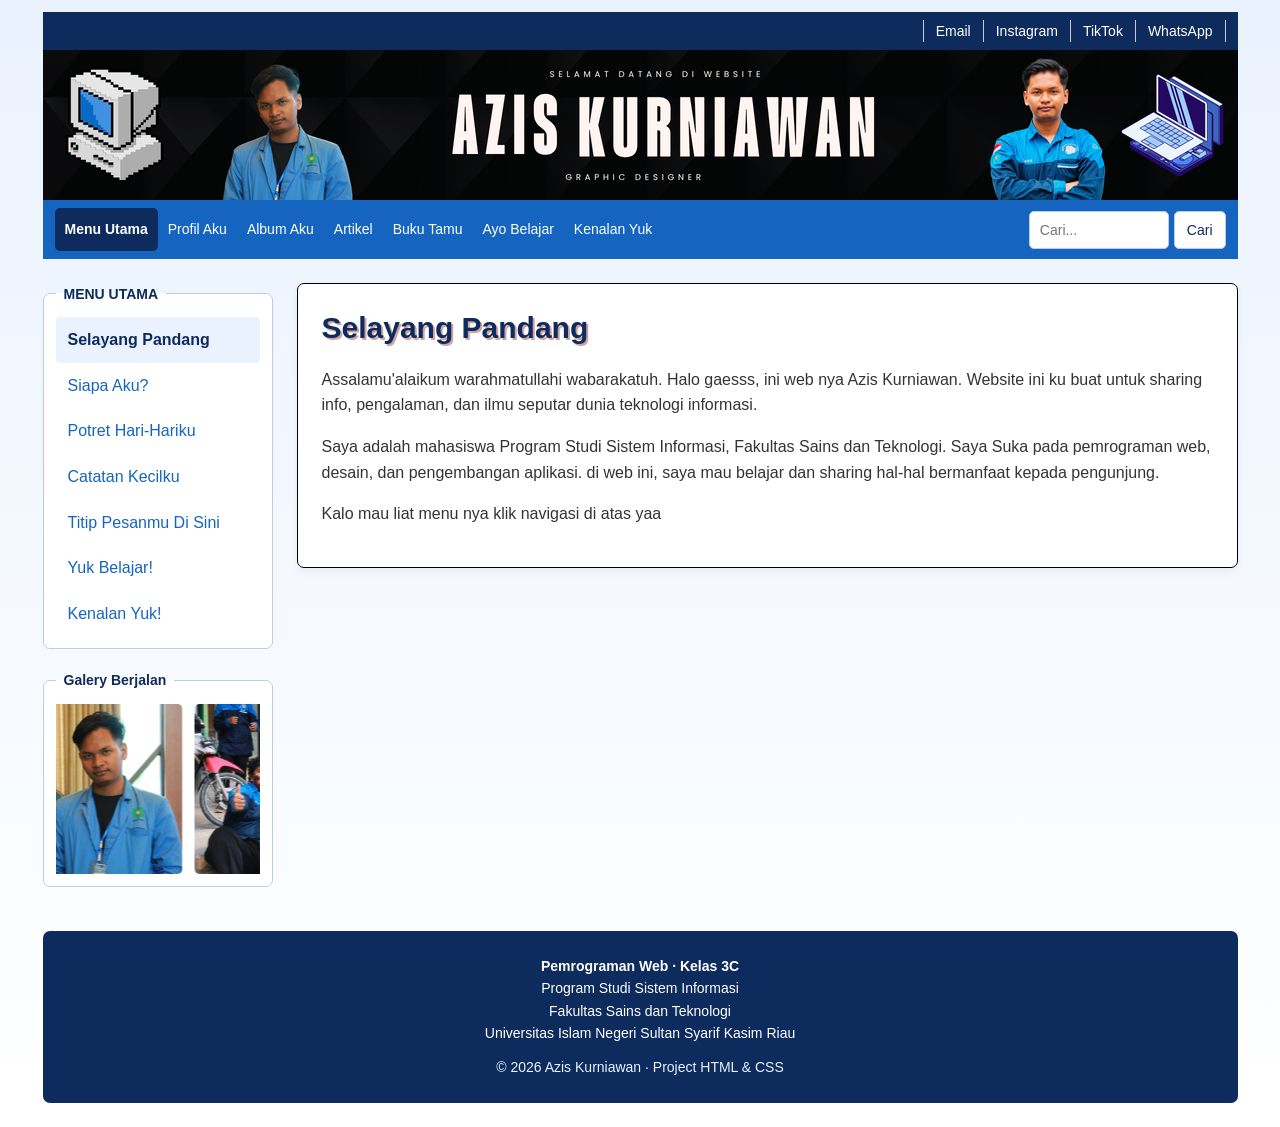
<file: index.html>
<!DOCTYPE html>
<html lang="en">
<head>
    <meta charset="UTF-8">
    <meta name="viewport" content="width=device-width, initial-scale=1.0">
    <title>Selayang Pandang - Azis Kurniawan</title>
    <link rel="stylesheet" href="style.css">
</head>
<body>
    <!-- Top Menu -->
    <div class="top-menu">
        <ul>
            <li><a href="mailto:azisyts11@gmail.com">Email</a></li>
            <li><a href="https://www.instagram.com/aziskzy_">Instagram</a></li>
            <li><a href="https://www.tiktok.com/@aziskzy">TikTok</a></li>
            <li><a href="https://wa.me/6285265282917">WhatsApp</a></li>
        </ul>
    </div>

    <!-- Header -->
    <div class="header"></div>

    <!-- Navbar -->
    <div class="nav-bar">
        <div class="nav-menu">
                <a href="index.html" class="aktif">Menu Utama</a>
                <a href="profile.html">Profil Aku</a>
                <a href="galery.html">Album Aku</a>
                <a href="article.html">Artikel</a>
                <a href="guestbook.html">Buku Tamu</a>
                <a href="tutorial.html">Ayo Belajar</a>
                <a href="aboutme.html">Kenalan Yuk</a>
        </div>
        <form action="#" class="search-box">
            <input type="search" placeholder="Cari..." name="cari">
            <button type="submit">Cari</button>
        </form>
    </div>

    <!-- Isi konten -->
    <div class="isi-konten">
        <div class="kiri">
            <!-- Menu kiri -->
            <fieldset>
                <legend>MENU UTAMA</legend>
                <a href="index.html" class="aktif">Selayang Pandang</a>
                <a href="profile.html">Siapa Aku?</a>
                <a href="galery.html">Potret Hari-Hariku</a>
                <a href="article.html">Catatan Kecilku</a>
                <a href="guestbook.html">Titip Pesanmu Di Sini</a>
                <a href="tutorial.html">Yuk Belajar!</a>
                <a href="aboutme.html">Kenalan Yuk!</a>
            </fieldset>
            <fieldset>
                <legend>Galery Berjalan</legend>
                <marquee behavior="alternate" direction="left" scrollamount="3">
                    <img src="gambar/foto1.png" alt="Foto pribadi Azis">
                    <img src="gambar/foto2.png" alt="Foto saat Fortasi">
                    <img src="gambar/foto3.png" alt="Foto saat di IC">
                    <img src="gambar/foto4.png" alt="Foto saat bekerja">
                    <img src="gambar/foto5.png" alt="Foto bersama anggota Medkom">
                    <img src="gambar/foto6.png" alt="Foto Azis">
                </marquee>
            </fieldset>
            <!-- Akhir menu kiri -->
        </div>

        <div class="kanan">
            <!-- Menu kanan -->
            <div class="boxkanan">
                <h1>
                 Selayang Pandang
                </h1>
                <p>
                 Assalamu'alaikum warahmatullahi wabarakatuh. Halo gaesss, ini web nya Azis Kurniawan. Website ini ku buat untuk sharing info, pengalaman, dan ilmu seputar dunia teknologi informasi.
                </p>
                <p>
                 Saya adalah mahasiswa Program Studi Sistem Informasi, Fakultas Sains dan Teknologi. Saya Suka pada pemrograman web, desain, dan pengembangan aplikasi. di web ini, saya mau belajar dan sharing hal-hal bermanfaat kepada pengunjung.
                </p>
                <p> Kalo mau liat menu nya klik navigasi di atas yaa</p>
            </div>
            <!-- Akhir menu kanan -->
        </div>
    </div>

    <!-- Footer -->
    <div class="footer">
        <p><b>Pemrograman Web · Kelas 3C</b></p>
        <p>Program Studi Sistem Informasi</p>
        <p>Fakultas Sains dan Teknologi</p>
        <p>Universitas Islam Negeri Sultan Syarif Kasim Riau</p>
        <p class="copyright">&copy; 2026 Azis Kurniawan · Project HTML &amp; CSS</p>
    </div>
</body>
</html>
</file>
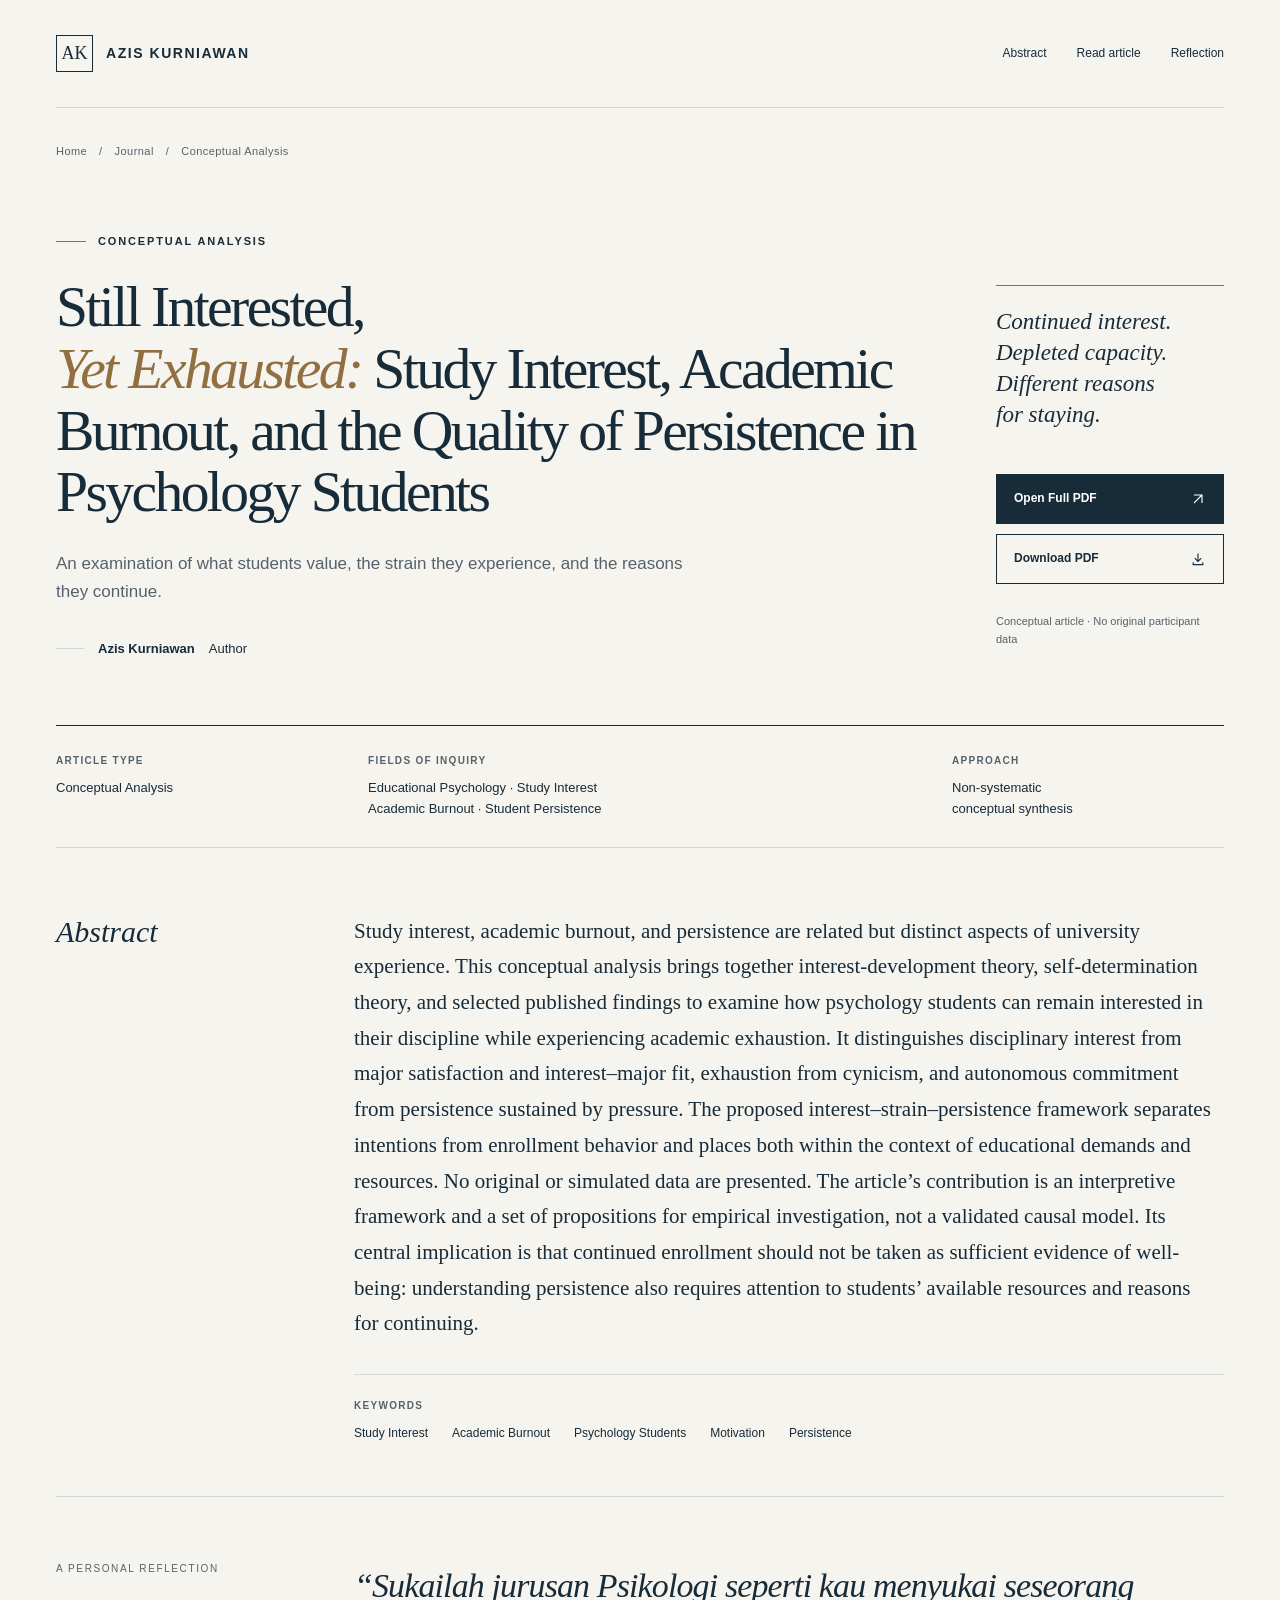
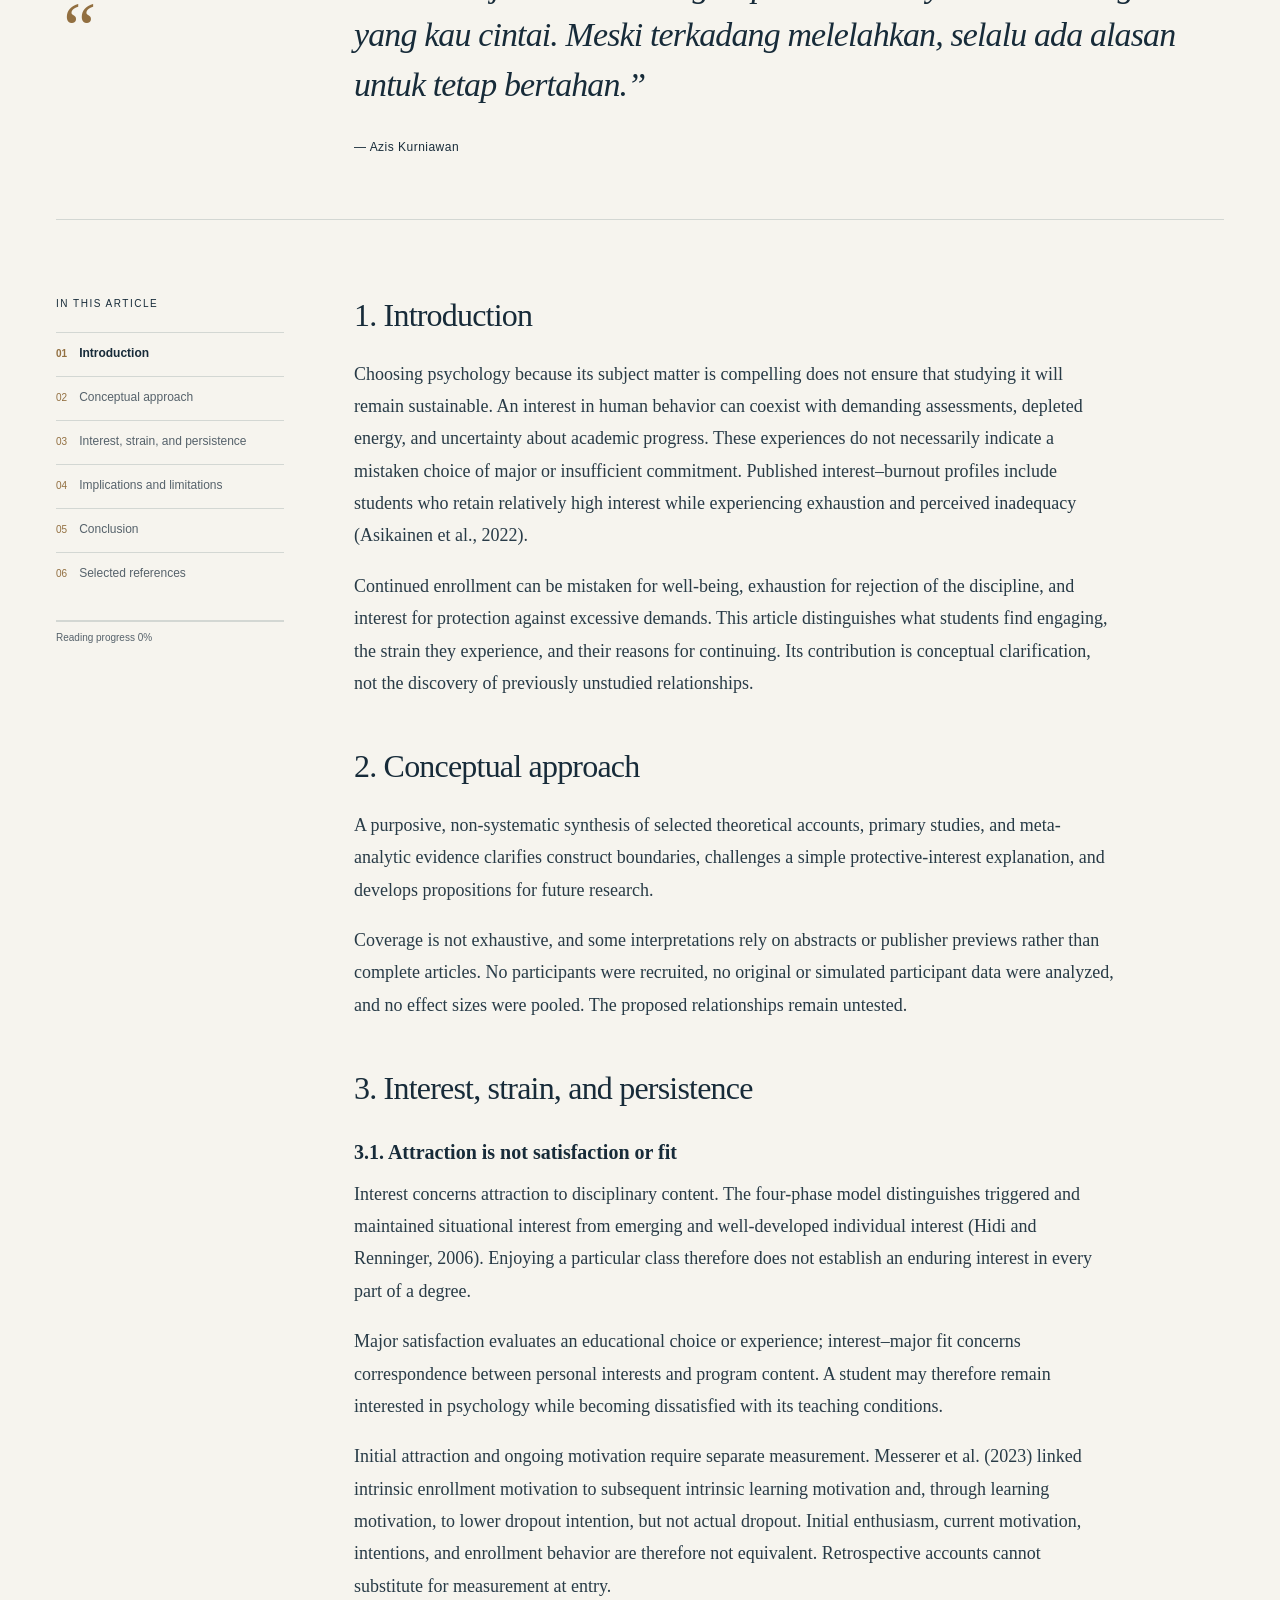
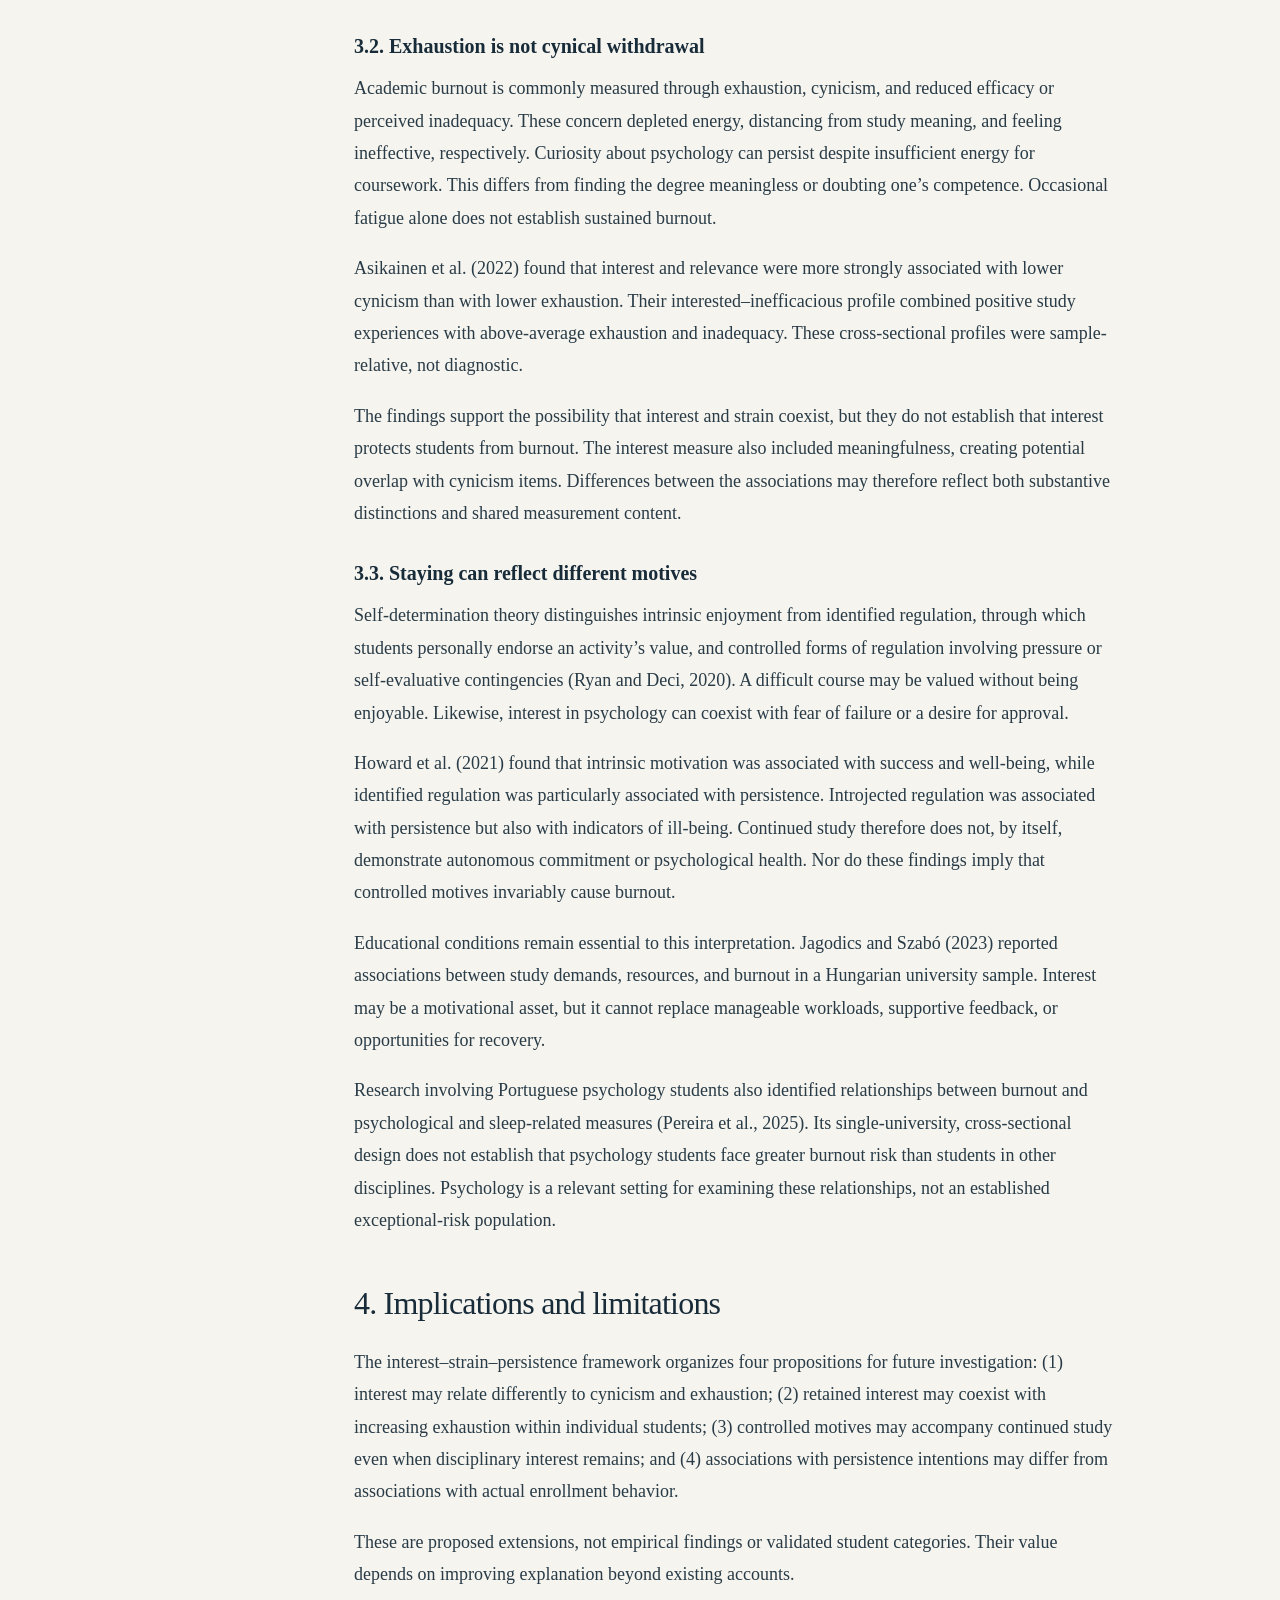
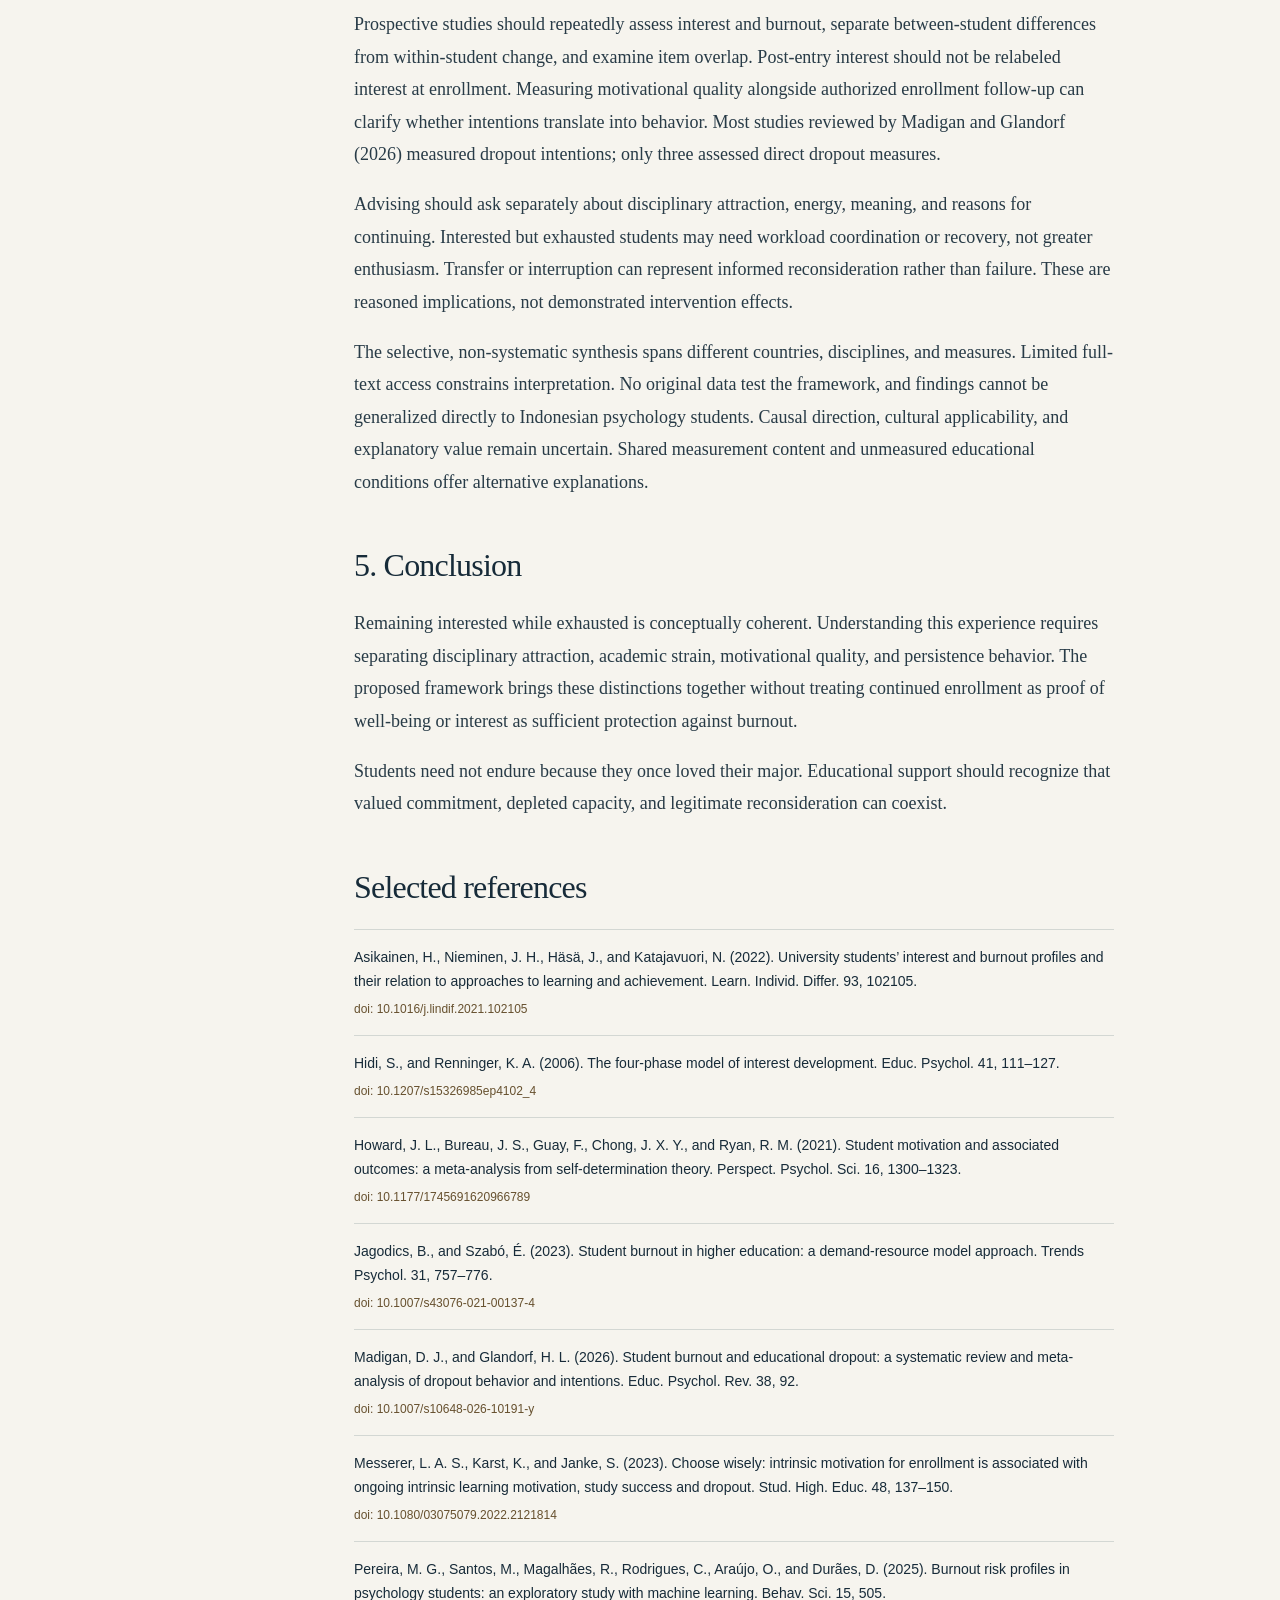
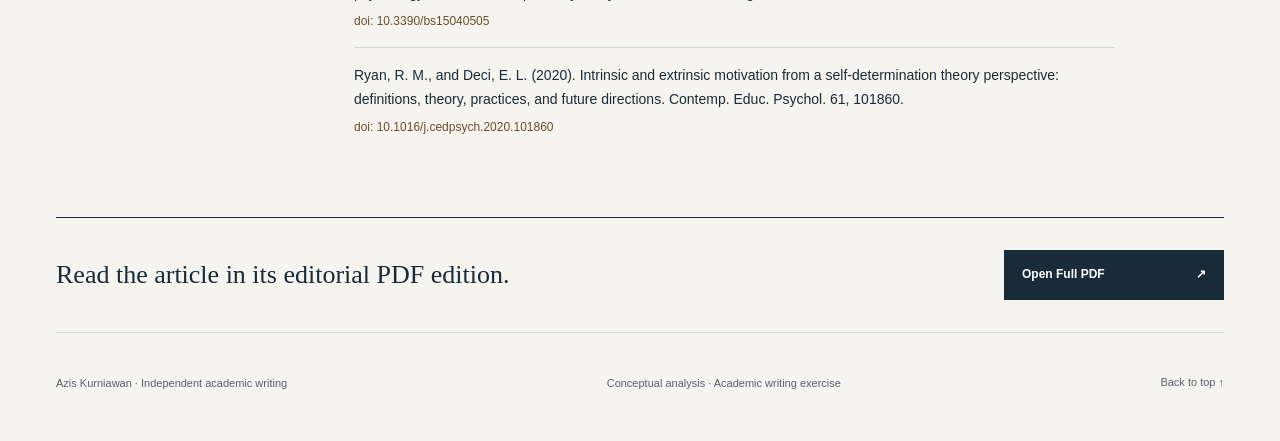
<file: jurnal/index.html>
<!DOCTYPE html>
<html lang="en"><head><meta charset="utf-8"><meta name="viewport" content="width=device-width, initial-scale=1"><meta name="description" content="A conceptual analysis by Azis Kurniawan on study interest, academic burnout, and the quality of persistence in psychology students."><title>Still Interested, Yet Exhausted — Azis Kurniawan</title>
<style>
:root{--paper:#f6f4ee;--ink:#172b39;--muted:#56626b;--line:#d3d7d3;--accent:#926f40;--serif:Georgia,'Times New Roman',serif;--sans:Arial,Helvetica,sans-serif}*{box-sizing:border-box}html{scroll-behavior:smooth;scroll-padding-top:32px}body{margin:0;background:var(--paper);color:var(--ink);font:16px/1.65 var(--sans)}a{color:inherit;text-decoration:none}a:focus-visible,button:focus-visible{outline:3px solid #926f40;outline-offset:5px}.skip{position:absolute;left:20px;top:-70px;background:white;padding:12px;z-index:10}.skip:focus{top:10px}.wrap{width:min(1320px,calc(100% - 112px));margin:auto}.masthead{display:flex;justify-content:space-between;align-items:center;min-height:108px;border-bottom:1px solid var(--line)}.brand{font-size:14px;font-weight:700;letter-spacing:.11em;display:flex;align-items:center;gap:13px}.monogram{border:1px solid var(--ink);width:37px;height:37px;display:grid;place-items:center;font:18px var(--serif);letter-spacing:0}.masthead nav{display:flex;gap:30px;font-size:12px}.masthead nav a{padding:12px 0}.masthead nav a:hover{color:var(--accent)}.breadcrumb{display:flex;gap:12px;padding:26px 0;font-size:11px;color:var(--muted);letter-spacing:.04em}.breadcrumb a{padding:8px 0}.breadcrumb span{align-self:center}.hero{display:grid;grid-template-columns:minmax(0,1fr) 228px;gap:70px;padding:38px 0 66px}.eyebrow{font-size:11px;letter-spacing:.17em;text-transform:uppercase;font-weight:700;display:flex;gap:12px;align-items:center}.eyebrow:before{content:'';height:1px;width:30px;background:var(--accent)}h1{font:400 clamp(42px,4.5vw,66px)/1.07 var(--serif);letter-spacing:-.045em;margin:26px 0 27px;max-width:990px}h1 em{font-style:italic;color:var(--accent)}.deck{max-width:660px;font-size:17px;line-height:1.65;color:var(--muted);margin:0 0 32px}.byline{font-size:13px;display:flex;gap:14px;align-items:center}.byline .dash{width:28px;height:1px;background:var(--line)}.byline strong{font-weight:600}.hero-aside{padding-top:53px;display:flex;flex-direction:column;justify-content:space-between}.aside-note{font:italic 23px/1.35 var(--serif);border-top:1px solid var(--accent);padding-top:20px;margin:0 0 36px}.buttons{display:flex;flex-direction:column;gap:10px}.button{display:flex;align-items:center;justify-content:space-between;gap:20px;min-height:50px;padding:12px 17px;font-size:12px;font-weight:600;border:1px solid var(--ink);transition:background .2s,transform .2s}.primary{background:var(--ink);color:#fff}.button:hover{transform:translateY(-2px);background:#254657;color:white}.button svg{width:16px;height:16px;fill:none;stroke:currentColor;stroke-width:1.4}.metadata{display:grid;grid-template-columns:1fr 2fr 1fr;gap:40px;padding:27px 0;border-top:1px solid var(--ink);border-bottom:1px solid var(--line);font-size:13px}.label{display:block;font-size:10px;text-transform:uppercase;letter-spacing:.13em;font-weight:700;color:var(--muted);margin-bottom:7px}.metadata p{margin:0}.abstract{display:grid;grid-template-columns:228px minmax(0,1fr);gap:70px;padding:66px 0 52px}.section-label{margin:0;font:italic 30px/1.2 var(--serif)}.abstract-text{font:21px/1.7 var(--serif);max-width:860px;margin:0}.keywords{margin-top:32px;padding-top:23px;border-top:1px solid var(--line);display:flex;flex-wrap:wrap;gap:10px 24px;font-size:12px}.keywords .label{width:100%;margin:0}.signature{position:relative;border-top:1px solid var(--line);border-bottom:1px solid var(--line);padding:64px 0 60px;margin-bottom:76px;display:grid;grid-template-columns:228px minmax(0,1fr);gap:70px}.signature-label{font-size:10px;text-transform:uppercase;letter-spacing:.16em;color:var(--muted)}.signature-label b{display:block;font:italic 74px/1 var(--serif);font-weight:400;color:var(--accent);margin-top:13px}.signature blockquote{margin:0;max-width:840px}.signature blockquote p{font:italic clamp(26px,2.65vw,37px)/1.45 var(--serif);letter-spacing:-.025em;margin:0 0 24px}.signature cite{font:12px var(--sans);font-style:normal;letter-spacing:.04em}.reading{display:grid;grid-template-columns:228px minmax(0,1fr);gap:70px;align-items:start}.toc{position:sticky;top:28px}.toc-title{font-size:10px;text-transform:uppercase;letter-spacing:.15em;margin:0 0 19px}.toc a{display:flex;gap:12px;padding:12px 0;font-size:12px;line-height:1.45;border-top:1px solid var(--line);color:var(--muted);min-height:44px}.toc a span{font-size:10px;color:var(--accent);padding-top:2px}.toc a.active{color:var(--ink);font-weight:700}.progress{margin-top:24px;height:2px;background:var(--line);overflow:hidden}.progress div{height:100%;width:0;background:var(--accent)}.progress-caption{font-size:10px;color:var(--muted);margin-top:8px}.article-body{max-width:760px}.article-section{margin-bottom:48px}.article-section h2{font:400 32px/1.2 var(--serif);letter-spacing:-.025em;margin:0 0 23px}.article-section h3{font:600 20px/1.4 var(--serif);margin:30px 0 12px}.article-section p{font:18px/1.8 var(--serif);margin:0 0 18px;color:#283b47}.references{list-style:none;padding:0;font:14px/1.7 var(--sans)}.references li{padding:16px 0;border-top:1px solid var(--line)}.references a{display:block;color:#66502e;overflow-wrap:anywhere;font-size:12px;margin-top:5px}.references a:hover{text-decoration:underline}.endbar{border-top:1px solid var(--ink);border-bottom:1px solid var(--line);padding:32px 0;display:flex;justify-content:space-between;align-items:center;margin:16px 0 0}.endbar p{font:26px var(--serif);margin:0}.endbar .button{min-width:220px}.footer{padding:30px 0 38px;display:flex;justify-content:space-between;gap:30px;font-size:11px;color:var(--muted)}.footer a{padding:10px 0}.reading-status{font-size:11px;color:var(--muted);margin-top:20px}::selection{background:#e3d7be;color:var(--ink)}
@media(min-width:1500px){.hero{gap:100px}}@media(max-width:1000px){.wrap{width:calc(100% - 64px)}.hero{gap:36px;grid-template-columns:minmax(0,1fr) 190px}h1{font-size:47px}.abstract,.signature,.reading{grid-template-columns:170px minmax(0,1fr);gap:36px}.metadata{gap:25px}.abstract-text{font-size:20px}}
@media(max-width:700px){.wrap{width:calc(100% - 40px)}.masthead{min-height:82px}.brand{font-size:10px;letter-spacing:.07em;gap:9px}.monogram{width:31px;height:31px}.masthead nav{gap:16px;font-size:11px}.masthead nav a:first-child{display:none}.breadcrumb{padding:17px 0;font-size:10px;gap:9px}.hero{display:block;padding:22px 0 38px}h1{font-size:41px;line-height:1.09;margin:22px 0}.deck{font-size:16px}.hero-aside{padding-top:28px}.aside-note{display:none}.buttons{flex-direction:row;gap:10px}.buttons .button{flex:1;padding:12px 10px;font-size:11px}.metadata{grid-template-columns:1fr;gap:18px;padding:23px 0}.abstract{display:block;padding:38px 0}.section-label{margin-bottom:23px}.abstract-text{font-size:19px;line-height:1.7}.signature{display:block;padding:34px 0 39px;margin-bottom:38px}.signature-label b{display:none}.signature-label{margin-bottom:21px}.signature blockquote p{font-size:27px}.reading{display:block}.toc{position:static;margin-bottom:37px}.toc nav{display:grid;grid-template-columns:1fr 1fr;gap:0 20px}.progress,.progress-caption{display:none}.article-section h2{font-size:29px}.article-section p{font-size:18px}.article-section{margin-bottom:38px}.endbar{align-items:flex-start;gap:25px;flex-direction:column}.endbar p{font-size:25px}.endbar .button{width:100%}.footer{display:block}.footer p{margin:8px 0}.footer a{display:inline-block}.signature blockquote{max-width:100%}}
@media(prefers-reduced-motion:reduce){html{scroll-behavior:auto}*,*:before,*:after{transition:none!important;animation:none!important}}
@media print{.toc,.buttons,.endbar,.masthead nav,.progress{display:none}.wrap{width:100%}.reading{display:block}.hero{display:block}.hero-aside{display:none}body{background:white}.article-body{max-width:none}}
</style></head><body id="top"><a class="skip" href="#abstract">Skip to article</a><div class="wrap">
<header class="masthead"><a href="#top" class="brand" aria-label="Azis Kurniawan, top of page"><span class="monogram" aria-hidden="true">AK</span>AZIS KURNIAWAN</a><nav aria-label="Main navigation"><a href="#abstract">Abstract</a><a href="#article">Read article</a><a href="#signature">Reflection</a></nav></header>
<nav class="breadcrumb" aria-label="Breadcrumb"><a href="#top">Home</a><span aria-hidden="true">/</span><a href="#article">Journal</a><span aria-hidden="true">/</span><span aria-current="page">Conceptual Analysis</span></nav>
<main><div class="hero"><div><div class="eyebrow">Conceptual Analysis</div><h1>Still Interested,<br><em>Yet Exhausted:</em> Study Interest, Academic Burnout, and the Quality of Persistence in Psychology Students</h1><p class="deck">An examination of what students value, the strain they experience, and the reasons they continue.</p><div class="byline"><span class="dash" aria-hidden="true"></span><strong>Azis Kurniawan</strong><span>Author</span></div></div><aside class="hero-aside" aria-label="Article access"><p class="aside-note">Continued interest.<br>Depleted capacity.<br>Different reasons<br>for staying.</p><div class="buttons"><a class="button primary" href="/jurnal/Kurniawan_Study_Interest_Academic_Burnout_Conceptual_Analysis.pdf" target="_blank" rel="noopener">Open Full PDF <svg viewBox="0 0 20 20" aria-hidden="true"><path d="M5 15L15 5M5 5h10v10"/></svg></a><a class="button" href="Kurniawan_Study_Interest_Academic_Burnout_Conceptual_Analysis.pdf" download>Download PDF <svg viewBox="0 0 20 20" aria-hidden="true"><path d="M10 3v10m-4-4 4 4 4-4M4 14v3h12v-3"/></svg></a></div><p class="reading-status">Conceptual article · No original participant data</p></aside></div>
<div class="metadata"><div><span class="label">Article type</span><p>Conceptual Analysis</p></div><div><span class="label">Fields of inquiry</span><p>Educational Psychology · Study Interest<br>Academic Burnout · Student Persistence</p></div><div><span class="label">Approach</span><p>Non-systematic<br>conceptual synthesis</p></div></div>
<section id="abstract" class="abstract" aria-labelledby="abstract-title"><h2 id="abstract-title" class="section-label">Abstract</h2><div><p class="abstract-text">Study interest, academic burnout, and persistence are related but distinct aspects of university experience. This conceptual analysis brings together interest-development theory, self-determination theory, and selected published findings to examine how psychology students can remain interested in their discipline while experiencing academic exhaustion. It distinguishes disciplinary interest from major satisfaction and interest–major fit, exhaustion from cynicism, and autonomous commitment from persistence sustained by pressure. The proposed interest–strain–persistence framework separates intentions from enrollment behavior and places both within the context of educational demands and resources. No original or simulated data are presented. The article’s contribution is an interpretive framework and a set of propositions for empirical investigation, not a validated causal model. Its central implication is that continued enrollment should not be taken as sufficient evidence of well-being: understanding persistence also requires attention to students’ available resources and reasons for continuing.</p><div class="keywords"><span class="label">Keywords</span><span>Study Interest</span><span>Academic Burnout</span><span>Psychology Students</span><span>Motivation</span><span>Persistence</span></div></div></section>
<section id="signature" class="signature" aria-label="Author’s personal reflection"><div class="signature-label">A personal reflection<b aria-hidden="true">“</b></div><blockquote lang="id"><p>“Sukailah jurusan Psikologi seperti kau menyukai seseorang yang kau cintai. Meski terkadang melelahkan, selalu ada alasan untuk tetap bertahan.”</p><cite>— Azis Kurniawan</cite></blockquote></section>
<div id="article" class="reading"><aside class="toc"><p class="toc-title">In this article</p><nav aria-label="Article contents"><a href="#section-1"><span>01</span>Introduction</a><a href="#section-2"><span>02</span>Conceptual approach</a><a href="#section-3"><span>03</span>Interest, strain, and persistence</a><a href="#section-4"><span>04</span>Implications and limitations</a><a href="#section-5"><span>05</span>Conclusion</a><a href="#section-6"><span>06</span>Selected references</a></nav><div class="progress" aria-hidden="true"><div id="progress-bar"></div></div><p class="progress-caption">Reading progress <span id="progress-label">0%</span></p></aside><article class="article-body" aria-label="Full conceptual article"><section class="article-section" id="section-1"><h2>1. Introduction</h2><p>Choosing psychology because its subject matter is compelling does not ensure that studying it will remain sustainable. An interest in human behavior can coexist with demanding assessments, depleted energy, and uncertainty about academic progress. These experiences do not necessarily indicate a mistaken choice of major or insufficient commitment. Published interest–burnout profiles include students who retain relatively high interest while experiencing exhaustion and perceived inadequacy (Asikainen et al., 2022).</p><p>Continued enrollment can be mistaken for well-being, exhaustion for rejection of the discipline, and interest for protection against excessive demands. This article distinguishes what students find engaging, the strain they experience, and their reasons for continuing. Its contribution is conceptual clarification, not the discovery of previously unstudied relationships.</p></section><section class="article-section" id="section-2"><h2>2. Conceptual approach</h2><p>A purposive, non-systematic synthesis of selected theoretical accounts, primary studies, and meta-analytic evidence clarifies construct boundaries, challenges a simple protective-interest explanation, and develops propositions for future research.</p><p>Coverage is not exhaustive, and some interpretations rely on abstracts or publisher previews rather than complete articles. No participants were recruited, no original or simulated participant data were analyzed, and no effect sizes were pooled. The proposed relationships remain untested.</p></section><section class="article-section" id="section-3"><h2>3. Interest, strain, and persistence</h2><h3>3.1. Attraction is not satisfaction or fit</h3><p>Interest concerns attraction to disciplinary content. The four-phase model distinguishes triggered and maintained situational interest from emerging and well-developed individual interest (Hidi and Renninger, 2006). Enjoying a particular class therefore does not establish an enduring interest in every part of a degree.</p><p>Major satisfaction evaluates an educational choice or experience; interest–major fit concerns correspondence between personal interests and program content. A student may therefore remain interested in psychology while becoming dissatisfied with its teaching conditions.</p><p>Initial attraction and ongoing motivation require separate measurement. Messerer et al. (2023) linked intrinsic enrollment motivation to subsequent intrinsic learning motivation and, through learning motivation, to lower dropout intention, but not actual dropout. Initial enthusiasm, current motivation, intentions, and enrollment behavior are therefore not equivalent. Retrospective accounts cannot substitute for measurement at entry.</p><h3>3.2. Exhaustion is not cynical withdrawal</h3><p>Academic burnout is commonly measured through exhaustion, cynicism, and reduced efficacy or perceived inadequacy. These concern depleted energy, distancing from study meaning, and feeling ineffective, respectively. Curiosity about psychology can persist despite insufficient energy for coursework. This differs from finding the degree meaningless or doubting one’s competence. Occasional fatigue alone does not establish sustained burnout.</p><p>Asikainen et al. (2022) found that interest and relevance were more strongly associated with lower cynicism than with lower exhaustion. Their interested–inefficacious profile combined positive study experiences with above-average exhaustion and inadequacy. These cross-sectional profiles were sample-relative, not diagnostic.</p><p>The findings support the possibility that interest and strain coexist, but they do not establish that interest protects students from burnout. The interest measure also included meaningfulness, creating potential overlap with cynicism items. Differences between the associations may therefore reflect both substantive distinctions and shared measurement content.</p><h3>3.3. Staying can reflect different motives</h3><p>Self-determination theory distinguishes intrinsic enjoyment from identified regulation, through which students personally endorse an activity’s value, and controlled forms of regulation involving pressure or self-evaluative contingencies (Ryan and Deci, 2020). A difficult course may be valued without being enjoyable. Likewise, interest in psychology can coexist with fear of failure or a desire for approval.</p><p>Howard et al. (2021) found that intrinsic motivation was associated with success and well-being, while identified regulation was particularly associated with persistence. Introjected regulation was associated with persistence but also with indicators of ill-being. Continued study therefore does not, by itself, demonstrate autonomous commitment or psychological health. Nor do these findings imply that controlled motives invariably cause burnout.</p><p>Educational conditions remain essential to this interpretation. Jagodics and Szabó (2023) reported associations between study demands, resources, and burnout in a Hungarian university sample. Interest may be a motivational asset, but it cannot replace manageable workloads, supportive feedback, or opportunities for recovery.</p><p>Research involving Portuguese psychology students also identified relationships between burnout and psychological and sleep-related measures (Pereira et al., 2025). Its single-university, cross-sectional design does not establish that psychology students face greater burnout risk than students in other disciplines. Psychology is a relevant setting for examining these relationships, not an established exceptional-risk population.</p></section><section class="article-section" id="section-4"><h2>4. Implications and limitations</h2><p>The interest–strain–persistence framework organizes four propositions for future investigation: (1) interest may relate differently to cynicism and exhaustion; (2) retained interest may coexist with increasing exhaustion within individual students; (3) controlled motives may accompany continued study even when disciplinary interest remains; and (4) associations with persistence intentions may differ from associations with actual enrollment behavior.</p><p>These are proposed extensions, not empirical findings or validated student categories. Their value depends on improving explanation beyond existing accounts.</p><p>Prospective studies should repeatedly assess interest and burnout, separate between-student differences from within-student change, and examine item overlap. Post-entry interest should not be relabeled interest at enrollment. Measuring motivational quality alongside authorized enrollment follow-up can clarify whether intentions translate into behavior. Most studies reviewed by Madigan and Glandorf (2026) measured dropout intentions; only three assessed direct dropout measures.</p><p>Advising should ask separately about disciplinary attraction, energy, meaning, and reasons for continuing. Interested but exhausted students may need workload coordination or recovery, not greater enthusiasm. Transfer or interruption can represent informed reconsideration rather than failure. These are reasoned implications, not demonstrated intervention effects.</p><p>The selective, non-systematic synthesis spans different countries, disciplines, and measures. Limited full-text access constrains interpretation. No original data test the framework, and findings cannot be generalized directly to Indonesian psychology students. Causal direction, cultural applicability, and explanatory value remain uncertain. Shared measurement content and unmeasured educational conditions offer alternative explanations.</p></section><section class="article-section" id="section-5"><h2>5. Conclusion</h2><p>Remaining interested while exhausted is conceptually coherent. Understanding this experience requires separating disciplinary attraction, academic strain, motivational quality, and persistence behavior. The proposed framework brings these distinctions together without treating continued enrollment as proof of well-being or interest as sufficient protection against burnout.</p><p>Students need not endure because they once loved their major. Educational support should recognize that valued commitment, depleted capacity, and legitimate reconsideration can coexist.</p></section><section class="article-section" id="section-6"><h2>Selected references</h2><ol class="references"><li>Asikainen, H., Nieminen, J. H., Häsä, J., and Katajavuori, N. (2022). University students’ interest and burnout profiles and their relation to approaches to learning and achievement. Learn. Individ. Differ. 93, 102105. <a href="https://doi.org/10.1016/j.lindif.2021.102105" target="_blank" rel="noopener">doi: 10.1016/j.lindif.2021.102105</a></li><li>Hidi, S., and Renninger, K. A. (2006). The four-phase model of interest development. Educ. Psychol. 41, 111–127. <a href="https://doi.org/10.1207/s15326985ep4102_4" target="_blank" rel="noopener">doi: 10.1207/s15326985ep4102_4</a></li><li>Howard, J. L., Bureau, J. S., Guay, F., Chong, J. X. Y., and Ryan, R. M. (2021). Student motivation and associated outcomes: a meta-analysis from self-determination theory. Perspect. Psychol. Sci. 16, 1300–1323. <a href="https://doi.org/10.1177/1745691620966789" target="_blank" rel="noopener">doi: 10.1177/1745691620966789</a></li><li>Jagodics, B., and Szabó, É. (2023). Student burnout in higher education: a demand-resource model approach. Trends Psychol. 31, 757–776. <a href="https://doi.org/10.1007/s43076-021-00137-4" target="_blank" rel="noopener">doi: 10.1007/s43076-021-00137-4</a></li><li>Madigan, D. J., and Glandorf, H. L. (2026). Student burnout and educational dropout: a systematic review and meta-analysis of dropout behavior and intentions. Educ. Psychol. Rev. 38, 92. <a href="https://doi.org/10.1007/s10648-026-10191-y" target="_blank" rel="noopener">doi: 10.1007/s10648-026-10191-y</a></li><li>Messerer, L. A. S., Karst, K., and Janke, S. (2023). Choose wisely: intrinsic motivation for enrollment is associated with ongoing intrinsic learning motivation, study success and dropout. Stud. High. Educ. 48, 137–150. <a href="https://doi.org/10.1080/03075079.2022.2121814" target="_blank" rel="noopener">doi: 10.1080/03075079.2022.2121814</a></li><li>Pereira, M. G., Santos, M., Magalhães, R., Rodrigues, C., Araújo, O., and Durães, D. (2025). Burnout risk profiles in psychology students: an exploratory study with machine learning. Behav. Sci. 15, 505. <a href="https://doi.org/10.3390/bs15040505" target="_blank" rel="noopener">doi: 10.3390/bs15040505</a></li><li>Ryan, R. M., and Deci, E. L. (2020). Intrinsic and extrinsic motivation from a self-determination theory perspective: definitions, theory, practices, and future directions. Contemp. Educ. Psychol. 61, 101860. <a href="https://doi.org/10.1016/j.cedpsych.2020.101860" target="_blank" rel="noopener">doi: 10.1016/j.cedpsych.2020.101860</a></li></ol></section></article></div>
<div class="endbar"><p>Read the article in its editorial PDF edition.</p><a class="button primary" href="Kurniawan_Study_Interest_Academic_Burnout_Conceptual_Analysis.pdf" target="_blank" rel="noopener">Open Full PDF <span aria-hidden="true">↗</span></a></div></main>
<footer class="footer"><p>Azis Kurniawan · Independent academic writing</p><p>Conceptual analysis · Academic writing exercise</p><a href="#top">Back to top ↑</a></footer></div>
<script>
(()=>{const article=document.querySelector('.article-body'),bar=document.getElementById('progress-bar'),label=document.getElementById('progress-label'),links=[...document.querySelectorAll('.toc a')],sections=[...article.querySelectorAll('section')];let ticking=false;function update(){const start=article.offsetTop,end=start+article.offsetHeight-innerHeight;const pct=Math.max(0,Math.min(100,Math.round((scrollY-start)/Math.max(1,end-start)*100)));bar.style.width=pct+'%';label.textContent=pct+'%';let current=sections[0];for(const section of sections){if(section.getBoundingClientRect().top<=innerHeight*.3)current=section;}links.forEach(link=>{const active=link.hash==='#'+current.id;link.classList.toggle('active',active);if(active)link.setAttribute('aria-current','location');else link.removeAttribute('aria-current');});ticking=false;}addEventListener('scroll',()=>{if(!ticking){requestAnimationFrame(update);ticking=true;}},{passive:true});addEventListener('resize',update);update();})();
</script></body></html>
</file>
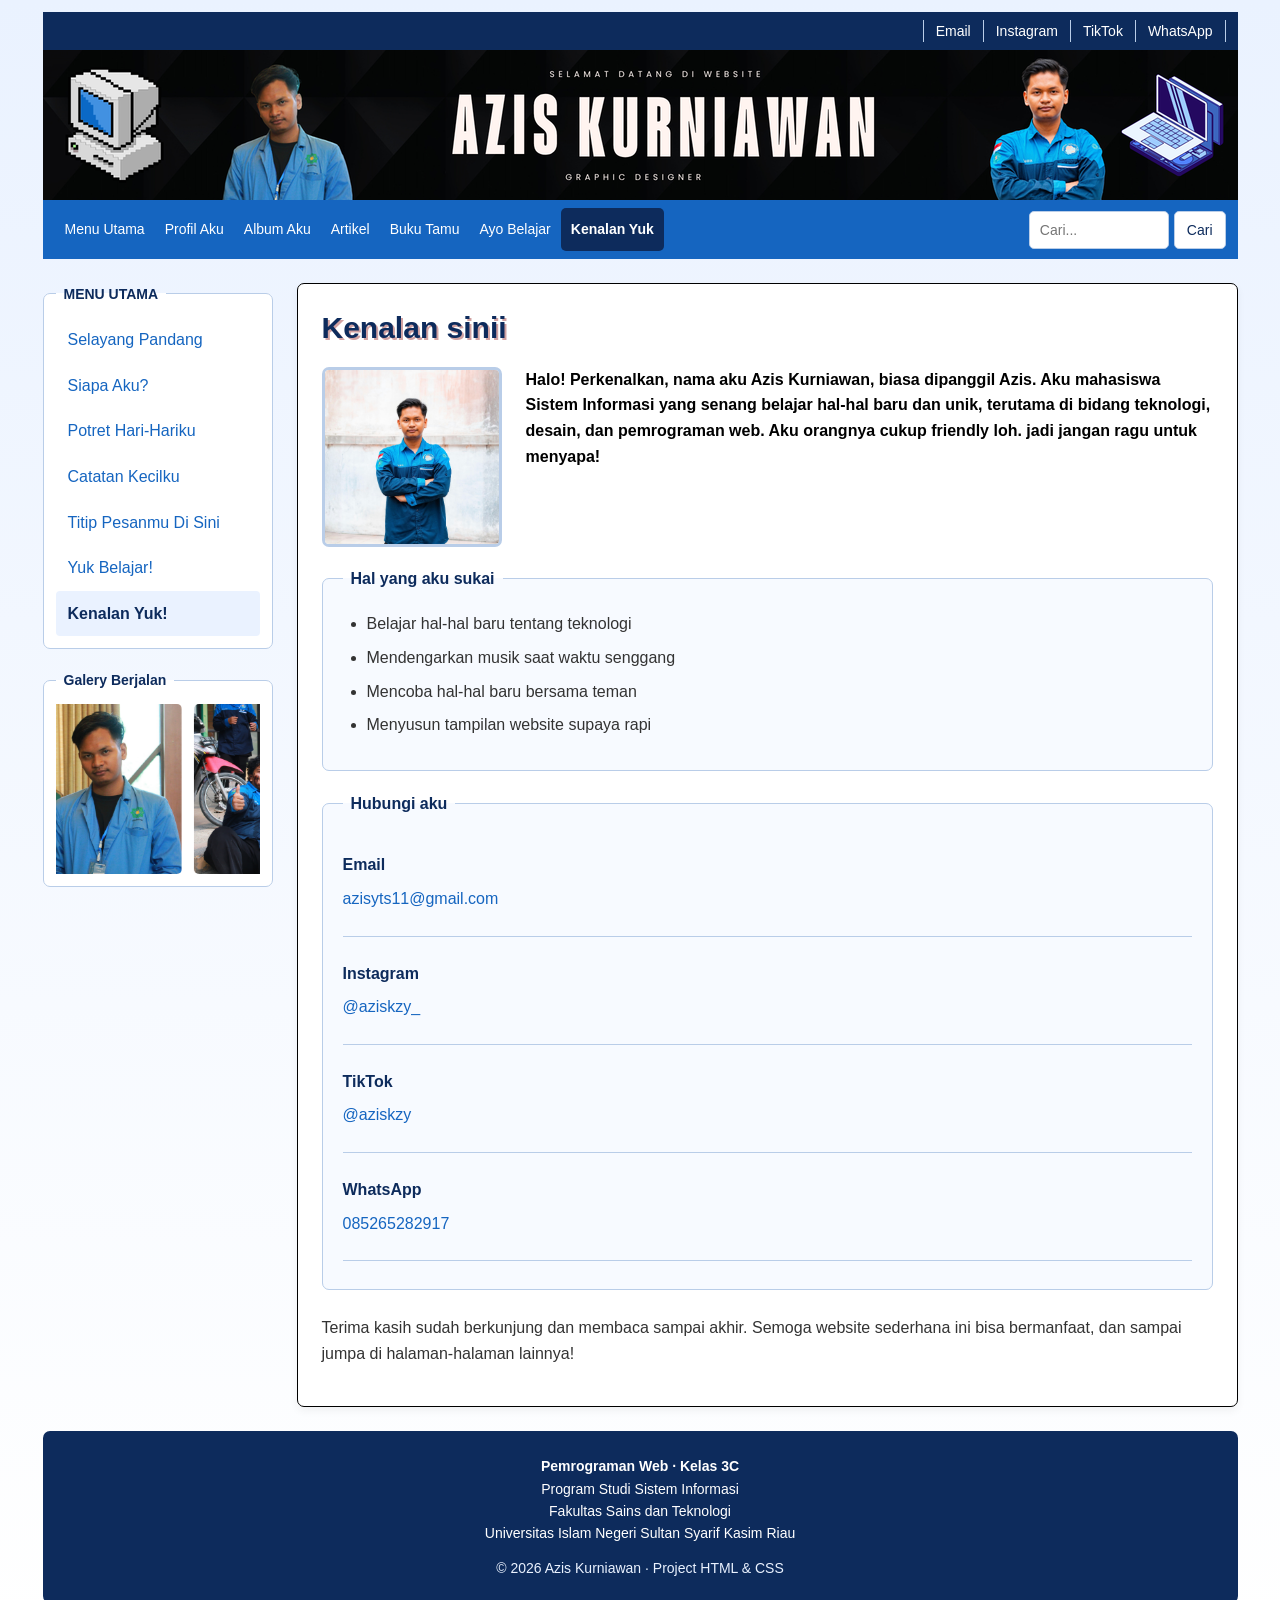
<file: aboutme.html>
<!DOCTYPE html>
<html lang="en">
<head>
    <meta charset="UTF-8">
    <meta name="viewport" content="width=device-width, initial-scale=1.0">
    <title>Kenalan Yuk - Azis Kurniawan</title>
    <link rel="stylesheet" href="style.css">
</head>
<body>
    <!-- Top Menu -->
    <div class="top-menu">
        <ul>
            <li><a href="mailto:azisyts11@gmail.com">Email</a></li>
            <li><a href="https://www.instagram.com/aziskzy_">Instagram</a></li>
            <li><a href="https://www.tiktok.com/@aziskzy">TikTok</a></li>
            <li><a href="https://wa.me/6285265282917">WhatsApp</a></li>
        </ul>
    </div>

    <!-- Header -->
    <div class="header"></div>

    <!-- Navbar -->
    <div class="nav-bar">
        <div class="nav-menu">
                <a href="index.html">Menu Utama</a>
                <a href="profile.html">Profil Aku</a>
                <a href="galery.html">Album Aku</a>
                <a href="article.html">Artikel</a>
                <a href="guestbook.html">Buku Tamu</a>
                <a href="tutorial.html">Ayo Belajar</a>
                <a href="aboutme.html" class="aktif">Kenalan Yuk</a>
        </div>
        <form action="#" class="search-box">
            <input type="search" placeholder="Cari..." name="cari">
            <button type="submit">Cari</button>
        </form>
    </div>

    <!-- Isi konten -->
    <div class="isi-konten">
        <div class="kiri">
            <!-- Menu kiri -->
            <fieldset>
                <legend>MENU UTAMA</legend>
                <a href="index.html">Selayang Pandang</a>
                <a href="profile.html">Siapa Aku?</a>
                <a href="galery.html">Potret Hari-Hariku</a>
                <a href="article.html">Catatan Kecilku</a>
                <a href="guestbook.html">Titip Pesanmu Di Sini</a>
                <a href="tutorial.html">Yuk Belajar!</a>
                <a href="aboutme.html" class="aktif">Kenalan Yuk!</a>
            </fieldset>
            <fieldset>
                <legend>Galery Berjalan</legend>
                <marquee behavior="alternate" direction="left" scrollamount="3">
                    <img src="gambar/foto1.png" alt="Foto pribadi Azis">
                    <img src="gambar/foto2.png" alt="Foto saat Fortasi">
                    <img src="gambar/foto3.png" alt="Foto saat di IC">
                    <img src="gambar/foto4.png" alt="Foto saat bekerja">
                    <img src="gambar/foto5.png" alt="Foto bersama anggota Medkom">
                    <img src="gambar/foto6.png" alt="Foto Azis">
                </marquee>
            </fieldset>
            <!-- Akhir menu kiri -->
        </div>

        <div class="kanan">
            <!-- Menu kanan -->
            <div class="boxkanan">
                <h1>
                 Kenalan sinii
                </h1>
                <div class="perkenalan">
                 <img alt="Foto Azis Kurniawan" class="foto-profil" src="gambar/foto6.png"/>
                 <div class="teks-perkenalan">
                  <p>
                   Halo! Perkenalkan, nama aku Azis Kurniawan, biasa dipanggil Azis. Aku mahasiswa Sistem Informasi yang senang belajar hal-hal baru dan unik, terutama di bidang teknologi, desain, dan pemrograman web. Aku orangnya cukup friendly loh. jadi jangan ragu untuk menyapa!
                  </p>
                 </div>
                </div>
                <fieldset>
                 <legend>
                  Hal yang aku sukai
                 </legend>
                 <ul>
                  <li>
                   Belajar hal-hal baru tentang teknologi
                  </li>
                  <li>
                   Mendengarkan musik saat waktu senggang
                  </li>
                  <li>
                   Mencoba hal-hal baru bersama teman
                  </li>
                  <li>
                   Menyusun tampilan website supaya rapi
                  </li>
                 </ul>
                </fieldset>
                <fieldset>
                 <legend>
                  Hubungi aku
                 </legend>
                 <ul class="kontak">
                  <li>
                   <b>
                    Email
                   </b>
                   <a href="mailto:azisyts11@gmail.com">
                    azisyts11@gmail.com
                   </a>
                  </li>
                  <li>
                   <b>
                    Instagram
                   </b>
                   <a href="https://www.instagram.com/aziskzy_">
                    @aziskzy_
                   </a>
                  </li>
                  <li>
                   <b>
                    TikTok
                   </b>
                   <a href="https://www.tiktok.com/@aziskzy">
                    @aziskzy
                   </a>
                  </li>
                  <li>
                   <b>
                    WhatsApp
                   </b>
                   <a href="https://wa.me/6285265282917">
                    085265282917
                   </a>
                  </li>
                 </ul>
                </fieldset>
                <p>
                 Terima kasih sudah berkunjung dan membaca sampai akhir. Semoga website sederhana ini bisa bermanfaat, dan sampai jumpa di halaman-halaman lainnya!
                </p>
            </div>
            <!-- Akhir menu kanan -->
        </div>
    </div>

    <!-- Footer -->
    <div class="footer">
        <p><b>Pemrograman Web · Kelas 3C</b></p>
        <p>Program Studi Sistem Informasi</p>
        <p>Fakultas Sains dan Teknologi</p>
        <p>Universitas Islam Negeri Sultan Syarif Kasim Riau</p>
        <p class="copyright">&copy; 2026 Azis Kurniawan · Project HTML &amp; CSS</p>
    </div>
</body>
</html>
</file>
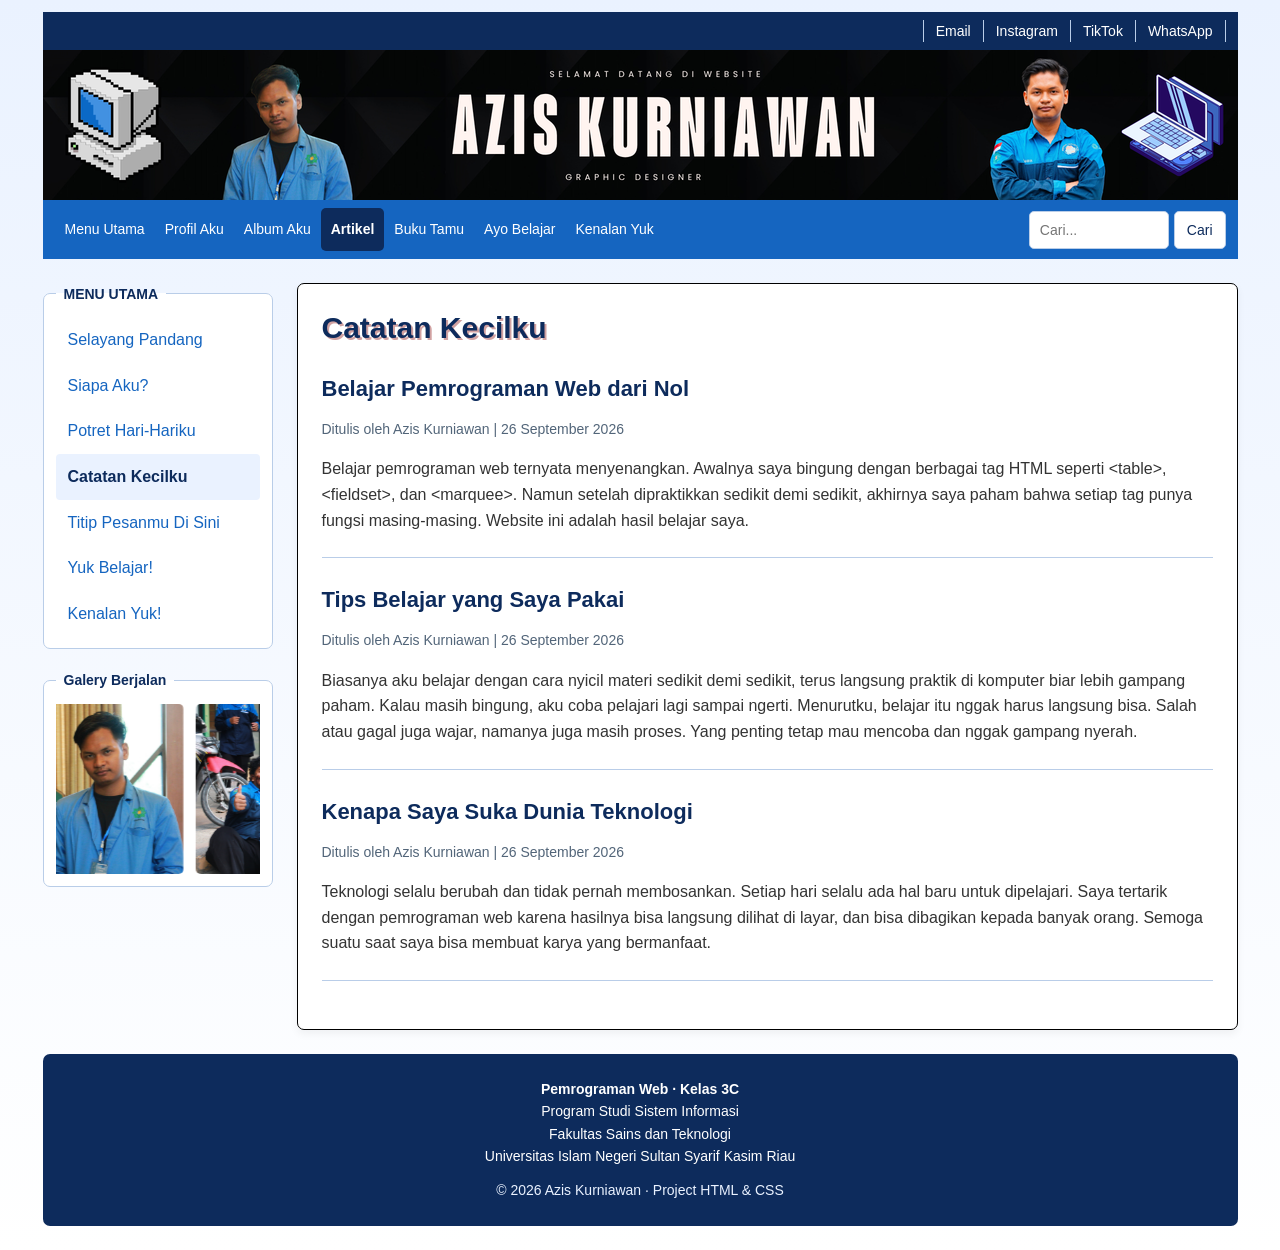
<file: article.html>
<!DOCTYPE html>
<html lang="en">
<head>
    <meta charset="UTF-8">
    <meta name="viewport" content="width=device-width, initial-scale=1.0">
    <title>Catatan Kecilku - Azis Kurniawan</title>
    <link rel="stylesheet" href="style.css">
</head>
<body>
    <!-- Top Menu -->
    <div class="top-menu">
        <ul>
            <li><a href="mailto:azisyts11@gmail.com">Email</a></li>
            <li><a href="https://www.instagram.com/aziskzy_">Instagram</a></li>
            <li><a href="https://www.tiktok.com/@aziskzy">TikTok</a></li>
            <li><a href="https://wa.me/6285265282917">WhatsApp</a></li>
        </ul>
    </div>

    <!-- Header -->
    <div class="header"></div>

    <!-- Navbar -->
    <div class="nav-bar">
        <div class="nav-menu">
                <a href="index.html">Menu Utama</a>
                <a href="profile.html">Profil Aku</a>
                <a href="galery.html">Album Aku</a>
                <a href="article.html" class="aktif">Artikel</a>
                <a href="guestbook.html">Buku Tamu</a>
                <a href="tutorial.html">Ayo Belajar</a>
                <a href="aboutme.html">Kenalan Yuk</a>
        </div>
        <form action="#" class="search-box">
            <input type="search" placeholder="Cari..." name="cari">
            <button type="submit">Cari</button>
        </form>
    </div>

    <!-- Isi konten -->
    <div class="isi-konten">
        <div class="kiri">
            <!-- Menu kiri -->
            <fieldset>
                <legend>MENU UTAMA</legend>
                <a href="index.html">Selayang Pandang</a>
                <a href="profile.html">Siapa Aku?</a>
                <a href="galery.html">Potret Hari-Hariku</a>
                <a href="article.html" class="aktif">Catatan Kecilku</a>
                <a href="guestbook.html">Titip Pesanmu Di Sini</a>
                <a href="tutorial.html">Yuk Belajar!</a>
                <a href="aboutme.html">Kenalan Yuk!</a>
            </fieldset>
            <fieldset>
                <legend>Galery Berjalan</legend>
                <marquee behavior="alternate" direction="left" scrollamount="3">
                    <img src="gambar/foto1.png" alt="Foto pribadi Azis">
                    <img src="gambar/foto2.png" alt="Foto saat Fortasi">
                    <img src="gambar/foto3.png" alt="Foto saat di IC">
                    <img src="gambar/foto4.png" alt="Foto saat bekerja">
                    <img src="gambar/foto5.png" alt="Foto bersama anggota Medkom">
                    <img src="gambar/foto6.png" alt="Foto Azis">
                </marquee>
            </fieldset>
            <!-- Akhir menu kiri -->
        </div>

        <div class="kanan">
            <!-- Menu kanan -->
            <div class="boxkanan">
                <h1>
                 Catatan Kecilku
                </h1>
                <div class="artikel">
                 <h2>
                  Belajar Pemrograman Web dari Nol
                 </h2>
                 <p class="info-artikel">
                  Ditulis oleh Azis Kurniawan | 26 September 2026
                 </p>
                 <p>
                  Belajar pemrograman web ternyata menyenangkan. Awalnya saya bingung dengan berbagai tag HTML seperti &lt;table&gt;, &lt;fieldset&gt;, dan &lt;marquee&gt;. Namun setelah dipraktikkan sedikit demi sedikit, akhirnya saya paham bahwa setiap tag punya fungsi masing-masing. Website ini adalah hasil belajar saya.
                 </p>
                </div>
                <div class="artikel">
                 <h2>
                  Tips Belajar yang Saya Pakai
                 </h2>
                 <p class="info-artikel">
                  Ditulis oleh Azis Kurniawan | 26 September 2026
                 </p>
                 <p>
                  Biasanya aku belajar dengan cara nyicil materi sedikit demi sedikit, terus langsung praktik di komputer biar lebih gampang paham. Kalau masih bingung, aku coba pelajari lagi sampai ngerti. Menurutku, belajar itu nggak harus langsung bisa. Salah atau gagal juga wajar, namanya juga masih proses. Yang penting tetap mau mencoba dan nggak gampang nyerah.
                 </p>
                </div>
                <div class="artikel">
                 <h2>
                  Kenapa Saya Suka Dunia Teknologi
                 </h2>
                 <p class="info-artikel">
                  Ditulis oleh Azis Kurniawan | 26 September 2026
                 </p>
                 <p>
                  Teknologi selalu berubah dan tidak pernah membosankan. Setiap hari selalu ada hal baru untuk dipelajari. Saya tertarik dengan pemrograman web karena hasilnya bisa langsung dilihat di layar, dan bisa dibagikan kepada banyak orang. Semoga suatu saat saya bisa membuat karya yang bermanfaat.
                 </p>
                </div>
            </div>
            <!-- Akhir menu kanan -->
        </div>
    </div>

    <!-- Footer -->
    <div class="footer">
        <p><b>Pemrograman Web · Kelas 3C</b></p>
        <p>Program Studi Sistem Informasi</p>
        <p>Fakultas Sains dan Teknologi</p>
        <p>Universitas Islam Negeri Sultan Syarif Kasim Riau</p>
        <p class="copyright">&copy; 2026 Azis Kurniawan · Project HTML &amp; CSS</p>
    </div>
</body>
</html>
</file>
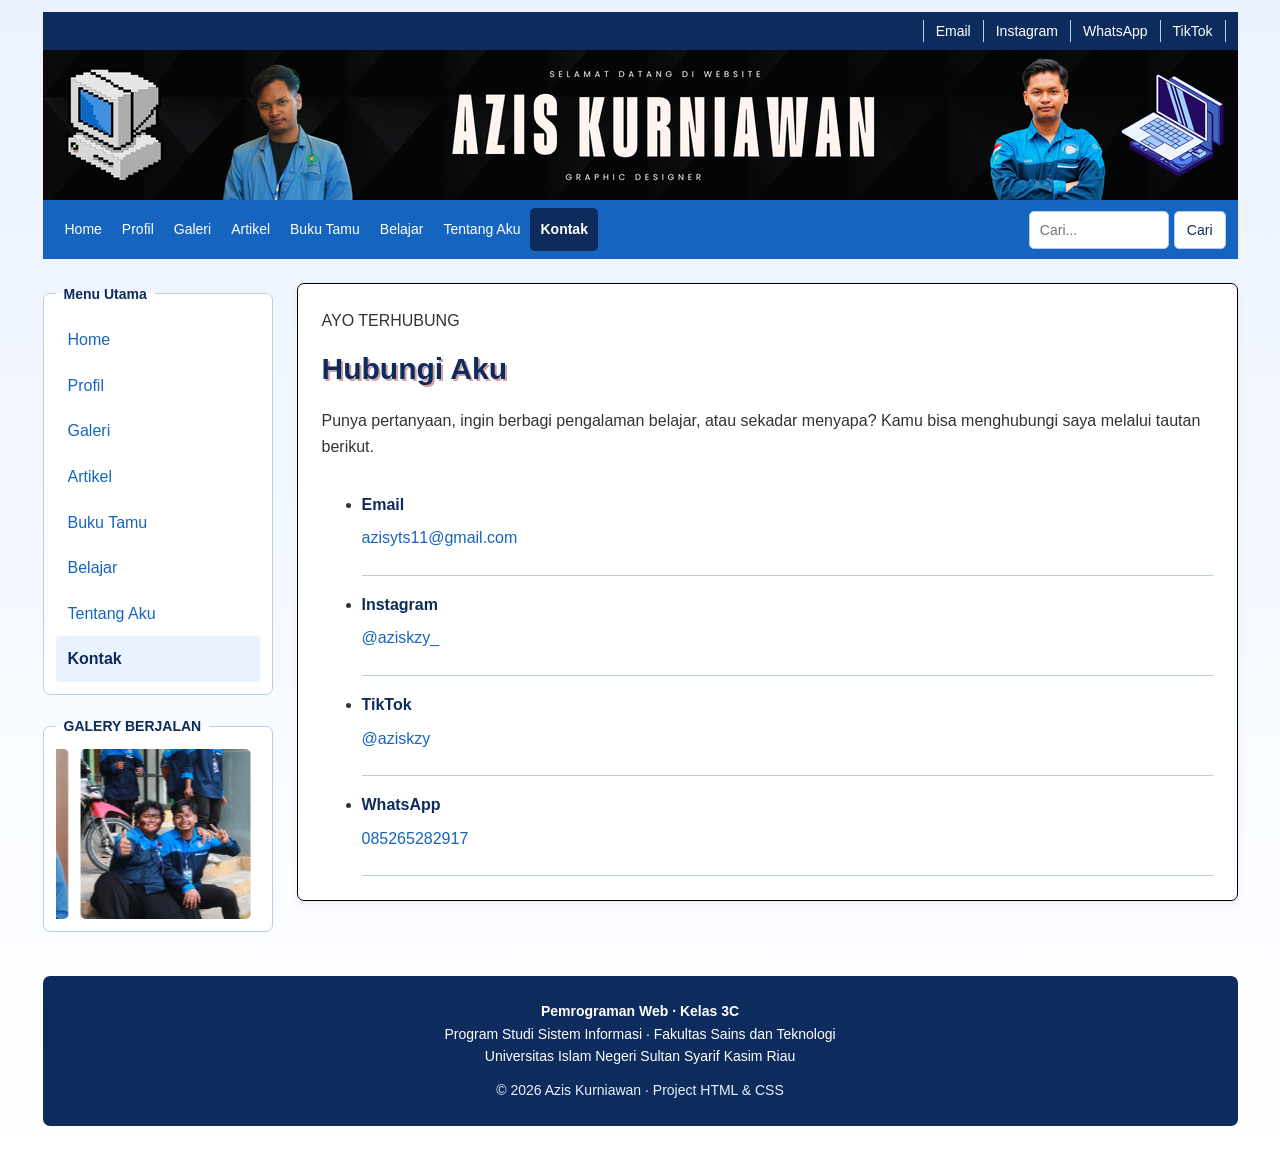
<file: contact.html>
<!DOCTYPE html>
<html lang="en">
<head>
    <meta charset="UTF-8">
    <meta name="viewport" content="width=device-width, initial-scale=1.0">
    <title>PROJECT CSS 3C</title>
    <link rel="stylesheet" href="style.css">
</head>
<body>
    <div class="top-menu">
        <ul>
                <li><a href="mailto:azisyts11@gmail.com">Email</a></li>
                <li><a href="https://www.instagram.com/aziskzy_">Instagram</a></li>
                <li><a href="https://wa.me/6285265282917">WhatsApp</a></li>
                <li><a href="https://www.tiktok.com/@aziskzy">TikTok</a></li>
            </ul>
    </div>

    <div class="header"></div>

    <div class="nav-bar">
        <div class="nav-menu">
            <a href="index.html">Home</a>
            <a href="profile.html">Profil</a>
            <a href="galery.html">Galeri</a>
            <a href="article.html">Artikel</a>
            <a href="guestbook.html">Buku Tamu</a>
            <a href="tutorial.html">Belajar</a>
            <a href="aboutme.html">Tentang Aku</a>
            <a href="contact.html" class="aktif">Kontak</a>
         </div>

        <form action="#" class="search-box">
            <input type="search" placeholder="Cari...">
            <button>Cari</button>
        </form>
    </div>

    <div class="isi-konten">
        <div class="kiri">
            <!-- Menu kiri -->
            <fieldset>
                <legend>Menu Utama</legend>
                <a href="index.html">Home</a>
                <a href="profile.html">Profil</a>
                <a href="galery.html">Galeri</a>
                <a href="article.html">Artikel</a>
                <a href="guestbook.html">Buku Tamu</a>
                <a href="tutorial.html">Belajar</a>
                <a href="aboutme.html">Tentang Aku</a>
                <a href="contact.html" class="aktif">Kontak</a>
            </fieldset>
            <fieldset>
                <legend>GALERY BERJALAN</legend>
                <marquee behavior="alternate" direction="left" scrollamount="11">
                    <img src="gambar/foto1.png" alt="Foto galeri">
                    <img src="gambar/foto2.png" alt="Foto galeri">
                    <img src="gambar/foto3.png" alt="Foto galeri">
                    <img src="gambar/foto4.png" alt="Foto galeri">
                    <img src="gambar/foto5.png" alt="Foto galeri">
                    <img src="gambar/foto6.png" alt="Foto galeri">
                </marquee>
            </fieldset>
            <!-- Akhir menu kiri -->
        </div>

    <div class="kanan">
        <!-- Menu kanan -->
            <div class="boxkanan">
                <p class="keterangan">AYO TERHUBUNG</p>
                
                <h1>Hubungi Aku</h1>
                <p>
                    Punya pertanyaan, ingin berbagi pengalaman belajar, atau sekadar menyapa?
                    Kamu bisa menghubungi saya melalui tautan berikut.
                </p>
                
                <ul class="kontak">
                    <li>
                        <b>Email</b>
                        <a href="mailto:azisyts11@gmail.com">azisyts11@gmail.com</a>
                    </li>
                    <li>
                        <b>Instagram</b>
                        <a href="https://www.instagram.com/aziskzy_">@aziskzy_</a>
                    </li>
                    <li>
                        <b>TikTok</b>
                        <a href="https://www.tiktok.com/@aziskzy">@aziskzy</a>
                    </li>
                    <li>
                        <b>WhatsApp</b>
                        <a href="https://wa.me/6285265282917">085265282917</a>
                    </li>
                </ul>   
                </div>
            </div>
            <!-- Akhir menu kanan -->
        </div>
    </div>

   <div class="footer">
        <p><b>Pemrograman Web · Kelas 3C</b></p>
        <p>Program Studi Sistem Informasi · Fakultas Sains dan Teknologi</p>
        <p>Universitas Islam Negeri Sultan Syarif Kasim Riau</p>
        <p class="copyright">&copy; 2026 Azis Kurniawan · Project HTML & CSS</p>
    </div>
</body>
</html>
</file>
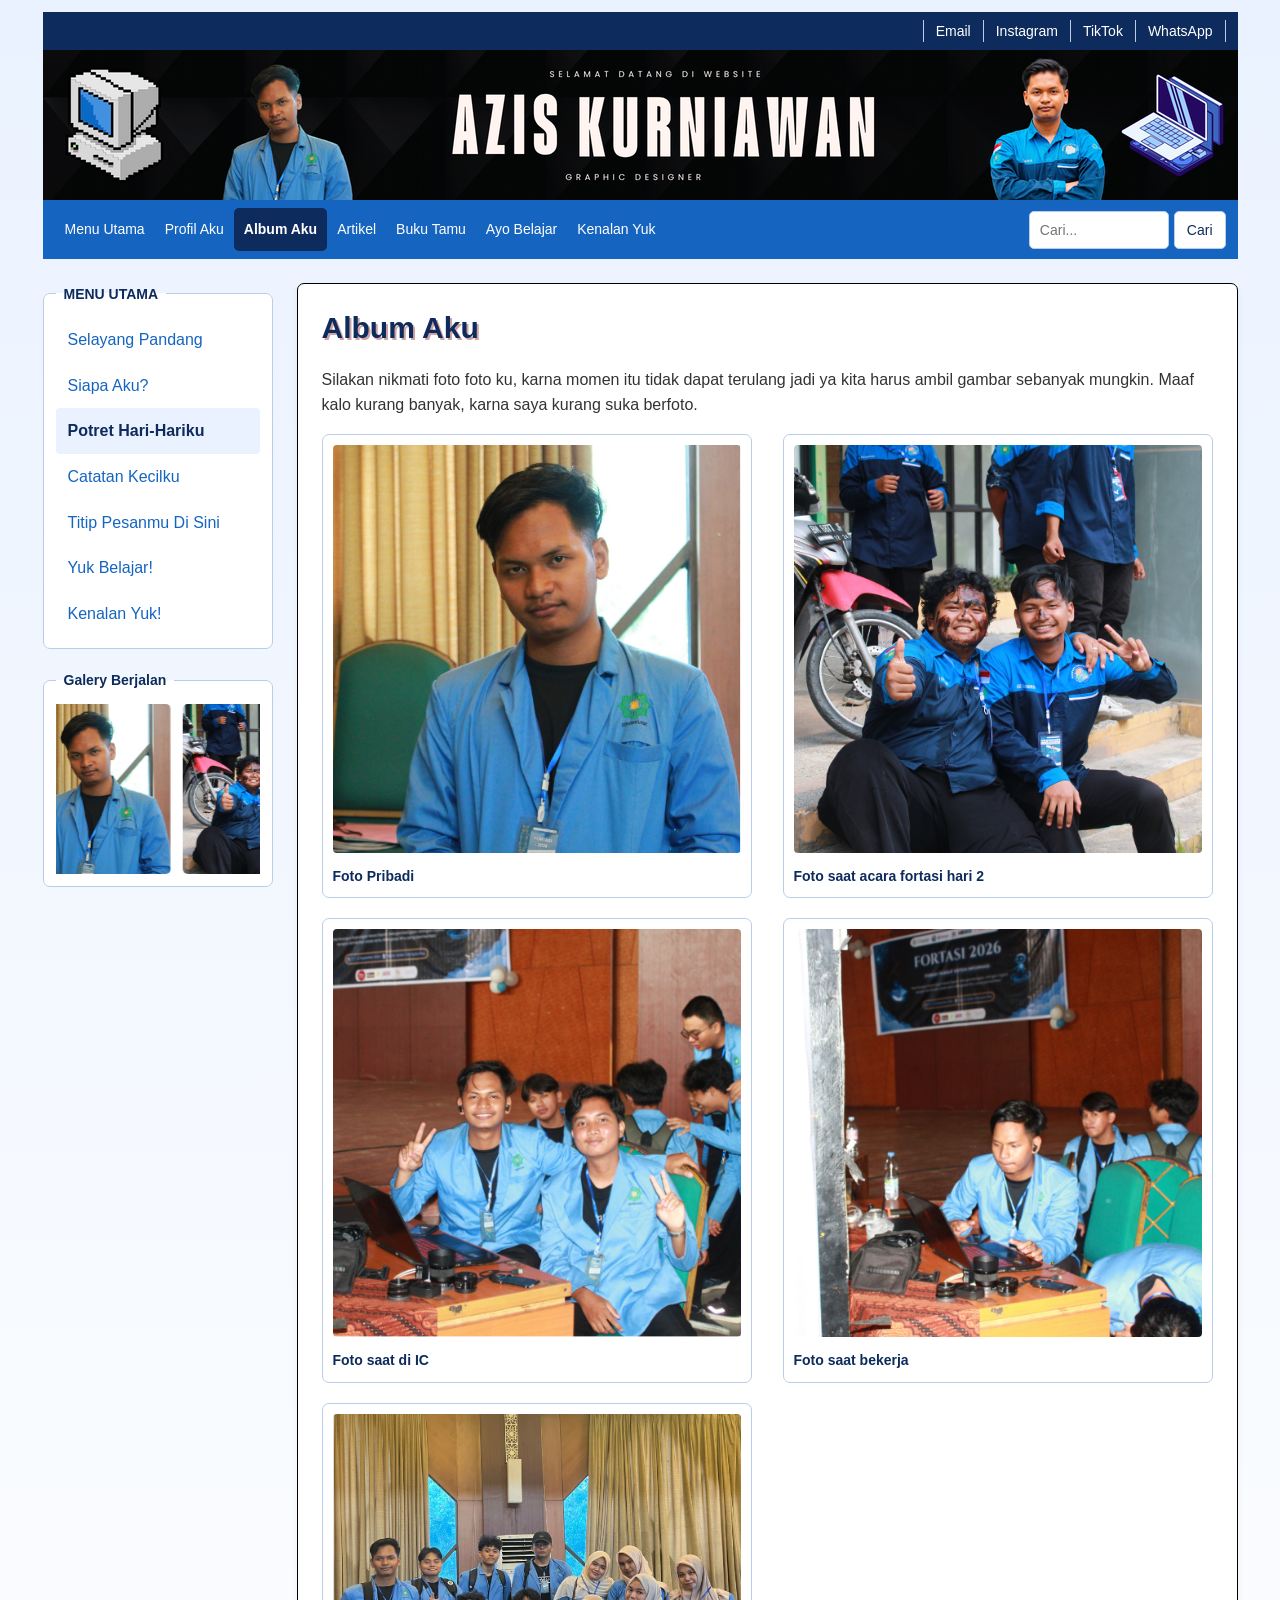
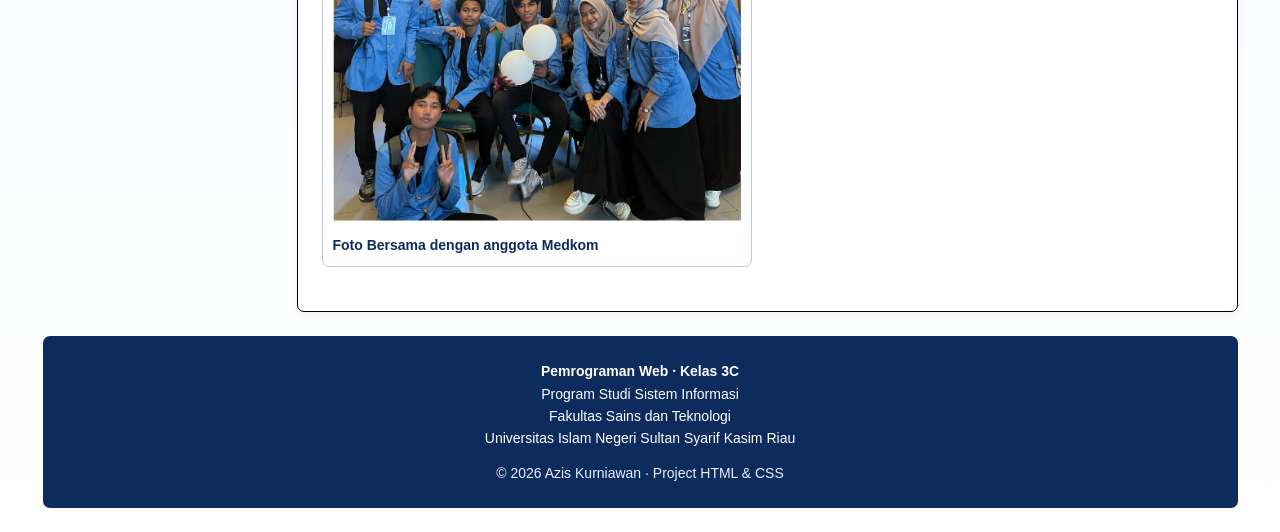
<file: galery.html>
<!DOCTYPE html>
<html lang="en">
<head>
    <meta charset="UTF-8">
    <meta name="viewport" content="width=device-width, initial-scale=1.0">
    <title>Album Aku - Azis Kurniawan</title>
    <link rel="stylesheet" href="style.css">
</head>
<body>
    <!-- Top Menu -->
    <div class="top-menu">
        <ul>
            <li><a href="mailto:azisyts11@gmail.com">Email</a></li>
            <li><a href="https://www.instagram.com/aziskzy_">Instagram</a></li>
            <li><a href="https://www.tiktok.com/@aziskzy">TikTok</a></li>
            <li><a href="https://wa.me/6285265282917">WhatsApp</a></li>
        </ul>
    </div>

    <!-- Header -->
    <div class="header"></div>

    <!-- Navbar -->
    <div class="nav-bar">
        <div class="nav-menu">
                <a href="index.html">Menu Utama</a>
                <a href="profile.html">Profil Aku</a>
                <a href="galery.html" class="aktif">Album Aku</a>
                <a href="article.html">Artikel</a>
                <a href="guestbook.html">Buku Tamu</a>
                <a href="tutorial.html">Ayo Belajar</a>
                <a href="aboutme.html">Kenalan Yuk</a>
        </div>
        <form action="#" class="search-box">
            <input type="search" placeholder="Cari..." name="cari">
            <button type="submit">Cari</button>
        </form>
    </div>

    <!-- Isi konten -->
    <div class="isi-konten">
        <div class="kiri">
            <!-- Menu kiri -->
            <fieldset>
                <legend>MENU UTAMA</legend>
                <a href="index.html">Selayang Pandang</a>
                <a href="profile.html">Siapa Aku?</a>
                <a href="galery.html" class="aktif">Potret Hari-Hariku</a>
                <a href="article.html">Catatan Kecilku</a>
                <a href="guestbook.html">Titip Pesanmu Di Sini</a>
                <a href="tutorial.html">Yuk Belajar!</a>
                <a href="aboutme.html">Kenalan Yuk!</a>
            </fieldset>
            <fieldset>
                <legend>Galery Berjalan</legend>
                <marquee behavior="alternate" direction="left" scrollamount="3">
                    <img src="gambar/foto1.png" alt="Foto pribadi Azis">
                    <img src="gambar/foto2.png" alt="Foto saat Fortasi">
                    <img src="gambar/foto3.png" alt="Foto saat di IC">
                    <img src="gambar/foto4.png" alt="Foto saat bekerja">
                    <img src="gambar/foto5.png" alt="Foto bersama anggota Medkom">
                    <img src="gambar/foto6.png" alt="Foto Azis">
                </marquee>
            </fieldset>
            <!-- Akhir menu kiri -->
        </div>

        <div class="kanan">
            <!-- Menu kanan -->
            <div class="boxkanan">
                <h1>
                 Album Aku
                </h1>
                <p>
                 Silakan nikmati foto foto ku, karna momen itu tidak dapat terulang jadi ya kita harus ambil gambar sebanyak mungkin. Maaf kalo kurang banyak, karna saya kurang suka berfoto.
                </p>
                <div class="galeri">
                 <div class="foto">
                  <a href="gambar/foto1.png">
                   <img alt="Foto Pribadi" src="gambar/foto1.png"/>
                  </a>
                  <p>
                   Foto Pribadi
                  </p>
                 </div>
                 <div class="foto">
                  <a href="gambar/foto2.png">
                   <img alt="Foto saat acara fortasi hari 2" src="gambar/foto2.png"/>
                  </a>
                  <p>
                   Foto saat acara fortasi hari 2
                  </p>
                 </div>
                 <div class="foto">
                  <a href="gambar/foto3.png">
                   <img alt="Foto saat di IC" src="gambar/foto3.png"/>
                  </a>
                  <p>
                   Foto saat di IC
                  </p>
                 </div>
                 <div class="foto">
                  <a href="gambar/foto4.png">
                   <img alt="Foto saat bekerja" src="gambar/foto4.png"/>
                  </a>
                  <p>
                   Foto saat bekerja
                  </p>
                 </div>
                 <div class="foto">
                  <a href="gambar/foto5.png">
                   <img alt="Foto Bersama dengan anggota Medkom" src="gambar/foto5.png"/>
                  </a>
                  <p>
                   Foto Bersama dengan anggota Medkom
                  </p>
                 </div>
                </div>
            </div>
            <!-- Akhir menu kanan -->
        </div>
    </div>

    <!-- Footer -->
    <div class="footer">
        <p><b>Pemrograman Web · Kelas 3C</b></p>
        <p>Program Studi Sistem Informasi</p>
        <p>Fakultas Sains dan Teknologi</p>
        <p>Universitas Islam Negeri Sultan Syarif Kasim Riau</p>
        <p class="copyright">&copy; 2026 Azis Kurniawan · Project HTML &amp; CSS</p>
    </div>
</body>
</html>
</file>
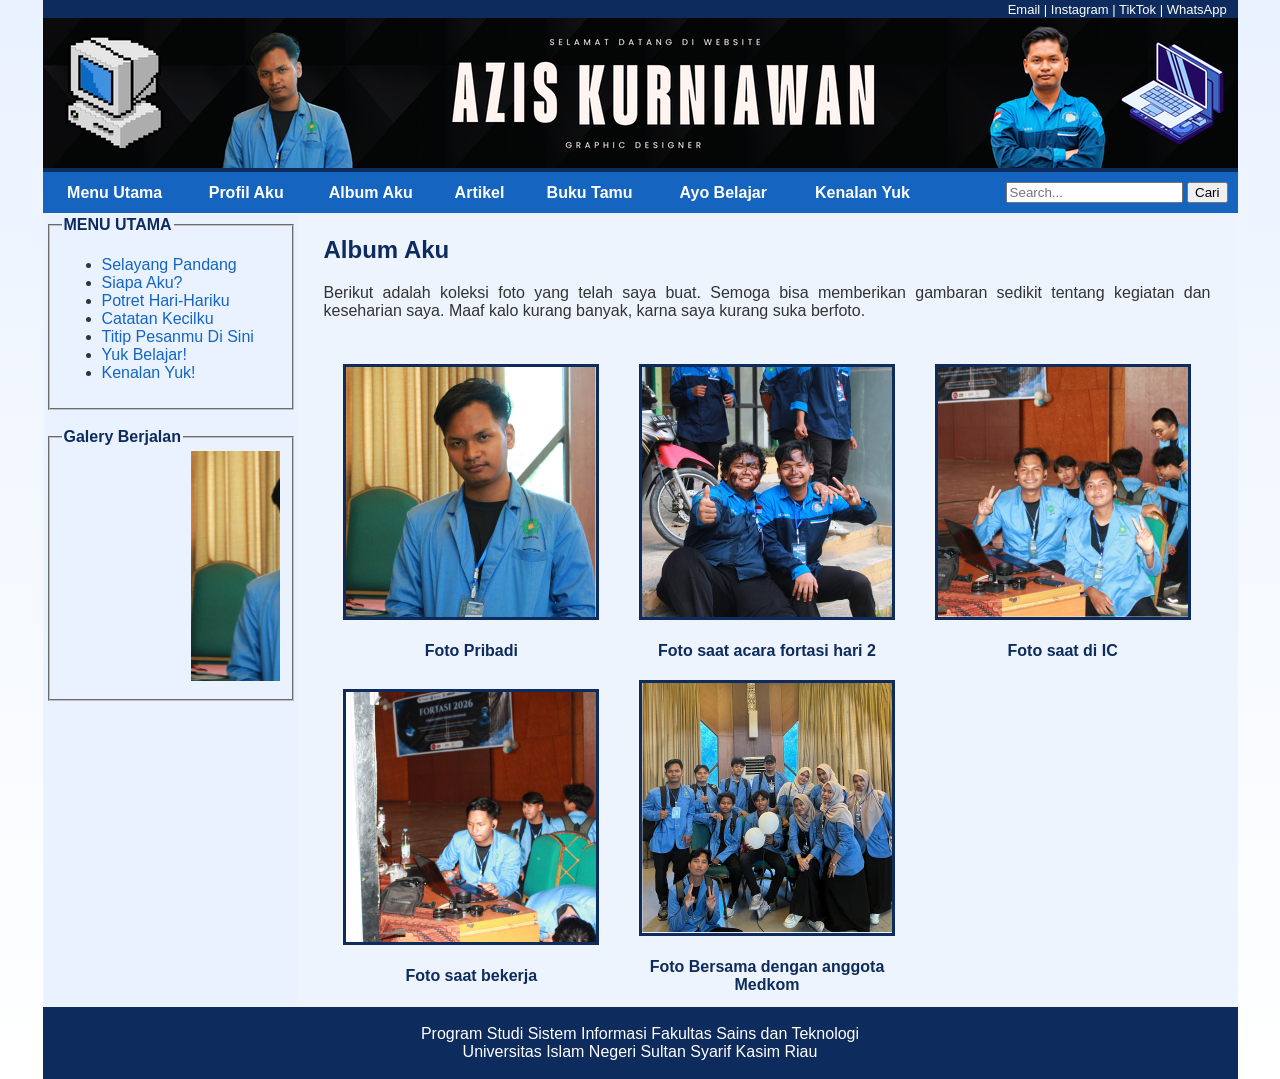
<file: gallery.html>
<!DOCTYPE html>
<html lang="en">

<head>
    <meta charset="UTF-8">
    <meta name="viewport" content="width=device-width, initial-scale=1.0">
    <title>Album Aku - Azis Kurniawan</title>
    <style>
        body {
            font-family: Arial, Helvetica, sans-serif;
            color: #333333;
            background: linear-gradient(to bottom, #eaf2ff, #ffffff);
            margin: 0;
            padding: 0;
        }

        a {
            color: #1565c0;
            text-decoration: none;
        }

        a:hover {
            color: #e8590c;
            text-decoration: underline;
        }

        h2 {
            color: #0d2b5c;
        }
    </style>
</head>

<body>

    <table border="0" width="1195" align="center" cellpadding="0" cellspacing="0">

        <!-- Top Menu -->
        <tr>
            <td align="right" bgcolor="#0d2b5c">
                <font face="Arial" size="2" color="#ffffff">
                    <a href="mailto:azisyts11@gmail.com"><font color="#ffffff">Email</font></a>
                    |
                    <a href="https://www.instagram.com/aziskzy_" target="_blank"><font color="#ffffff">Instagram</font></a>
                    |
                    <a href="https://www.tiktok.com/@aziskzy" target="_blank"><font color="#ffffff">TikTok</font></a>
                    |
                    <a href="https://wa.me/6285265282917" target="_blank"><font color="#ffffff">WhatsApp</font></a>&nbsp;&nbsp;&nbsp;
                </font>
            </td>
        </tr>

        <!-- Header -->
        <tr>
            <td bgcolor="#0d2b5c">
                <img src="gambar/header.png" width="1195" height="150" alt="Header Website Profil Azis Kurniawan">
            </td>
        </tr>

        <!-- Menu Navigasi -->
        <tr>
            <td bgcolor="#1565c0">
                <table border="0" width="100%" cellpadding="10" cellspacing="0">
                    <tr>
                        <td align="center"><a href="index.html"><font color="#ffffff"><b>Menu Utama</b></font></a></td>
                        <td align="center"><a href="profile.html"><font color="#ffffff"><b>Profil Aku</b></font></a></td>
                        <td align="center"><a href="gallery.html"><font color="#ffffff"><b>Album Aku</b></font></a></td>
                        <td align="center"><a href="article.html"><font color="#ffffff"><b>Artikel</b></font></a></td>
                        <td align="center"><a href="guestbook.html"><font color="#ffffff"><b>Buku Tamu</b></font></a></td>
                        <td align="center"><a href="tutorial.html"><font color="#ffffff"><b>Ayo Belajar</b></font></a></td>
                        <td align="center"><a href="aboutme.html"><font color="#ffffff"><b>Kenalan Yuk</b></font></a></td>
                        <td align="right">
                            <form action="">
                                <input type="search" name="cari" placeholder="Search...">
                                <input type="submit" value="Cari">
                            </form>
                        </td>
                    </tr>
                </table>
            </td>
        </tr>

        <!-- Isi Utama Web -->
        <tr>
            <td>
                <table border="0" width="100%" bgcolor="#eef4fd">
                    <tr>
                        <td width="250" valign="top" bgcolor="#eaf2ff">
                            <!-- Menu Kiri -->
                            <font face="Arial">
                                <fieldset>
                                    <legend><font color="#0d2b5c"><b>MENU UTAMA</b></font></legend>
                                    <ul>
                                        <li><a href="index.html">Selayang Pandang</a></li>
                                        <li><a href="profile.html">Siapa Aku?</a></li>
                                        <li><a href="gallery.html">Potret Hari-Hariku</a></li>
                                        <li><a href="article.html">Catatan Kecilku</a></li>
                                        <li><a href="guestbook.html">Titip Pesanmu Di Sini</a></li>
                                        <li><a href="tutorial.html">Yuk Belajar!</a></li>
                                        <li><a href="aboutme.html">Kenalan Yuk!</a></li>
                                    </ul>
                                </fieldset>
                            </font>
                            <!-- Akhir Menu Kiri -->
                            <br>
                            <!-- Galeri Berjalan -->
                            <font face="Arial">
                                <fieldset>
                                    <legend><font color="#0d2b5c"><b>Galery Berjalan</b></font></legend>
                                    <marquee behavior="scroll" direction="left">
                                        <img src="gambar/foto1.png" width="230" alt="Azis 1">
                                        <img src="gambar/foto2.png" width="230" alt="Azis 2">
                                        <img src="gambar/foto3.png" width="230" alt="Azis 3">
                                        <img src="gambar/foto4.png" width="230" alt="Azis 4">
                                        <img src="gambar/foto5.png" width="230" alt="Azis 5">
                                    </marquee>
                                </fieldset>
                            </font>
                            <!-- Akhir Galeri Berjalan -->
                        </td>
                        <td width="20"></td>
                        <td valign="top">
                            
                            <!-- Konten Halaman Album Aku -->
                            <h2>Album Aku</h2>
                            <p align="justify">
                                Berikut adalah koleksi foto yang telah saya buat. 
                                Semoga bisa memberikan gambaran sedikit tentang kegiatan dan keseharian saya.
                                 Maaf kalo kurang banyak, karna saya kurang suka berfoto.
                            </p>
                            <br>

                            <!-- Tabel Galeri Foto -->
                            <table border="0" width="100%" cellpadding="10" cellspacing="0">
                                <!-- Baris 1 -->
                                <tr>
                                    <td align="center" width="33%">
                                        <img src="gambar/foto1.png" width="250" alt="Foto 1" style="border: 3px solid #0d2b5c;">
                                        <br><br>
                                        <font color="#0d2b5c"><b>Foto Pribadi</b></font>
                                    </td>
                                    <td align="center" width="33%">
                                        <img src="gambar/foto2.png" width="250" alt="Foto 2" style="border: 3px solid #0d2b5c;">
                                        <br><br>
                                        <font color="#0d2b5c"><b>Foto saat acara fortasi hari 2</b></font>
                                    </td>
                                    <td align="center" width="33%">
                                        <img src="gambar/foto3.png" width="250" alt="Foto 3" style="border: 3px solid #0d2b5c;">
                                        <br><br>
                                        <font color="#0d2b5c"><b>Foto saat di IC</b></font>
                                    </td>
                                </tr>
                                <!-- Baris 2 -->
                                <tr>
                                    <td align="center" width="33%">
                                        <img src="gambar/foto4.png" width="250" alt="Foto 4" style="border: 3px solid #0d2b5c;">
                                        <br><br>
                                        <font color="#0d2b5c"><b>Foto saat bekerja</b></font>
                                    </td>
                                    <td align="center" width="33%">
                                        <img src="gambar/foto5.png" width="250" alt="Foto 5" style="border: 3px solid #0d2b5c;">
                                        <br><br>
                                        <font color="#0d2b5c"><b>Foto Bersama dengan anggota Medkom</b></font>
                                    </td>
                                    <td align="center" width="33%">
                                        <!-- Kosong karena foto cuma ada 5 -->
                                    </td>
                                </tr>
                            </table>
                            <!-- Akhir Tabel Galeri Foto -->

                        </td>
                        <td width="20"></td>
                    </tr>
                </table>
            </td>
        </tr>
        <!-- Akhir Isi Utama Web -->

        <!-- Footer -->
        <tr>
            <td align="center" bgcolor="#0d2b5c">
                <font face="Arial" color="#ffffff">
                    <br>
                    Program Studi Sistem Informasi Fakultas Sains dan Teknologi<br>
                    Universitas Islam Negeri Sultan Syarif Kasim Riau
                    <br><br>
                </font>
            </td>
        </tr>
        <!-- Akhir Footer -->

    </table>

</body>

</html>
</file>
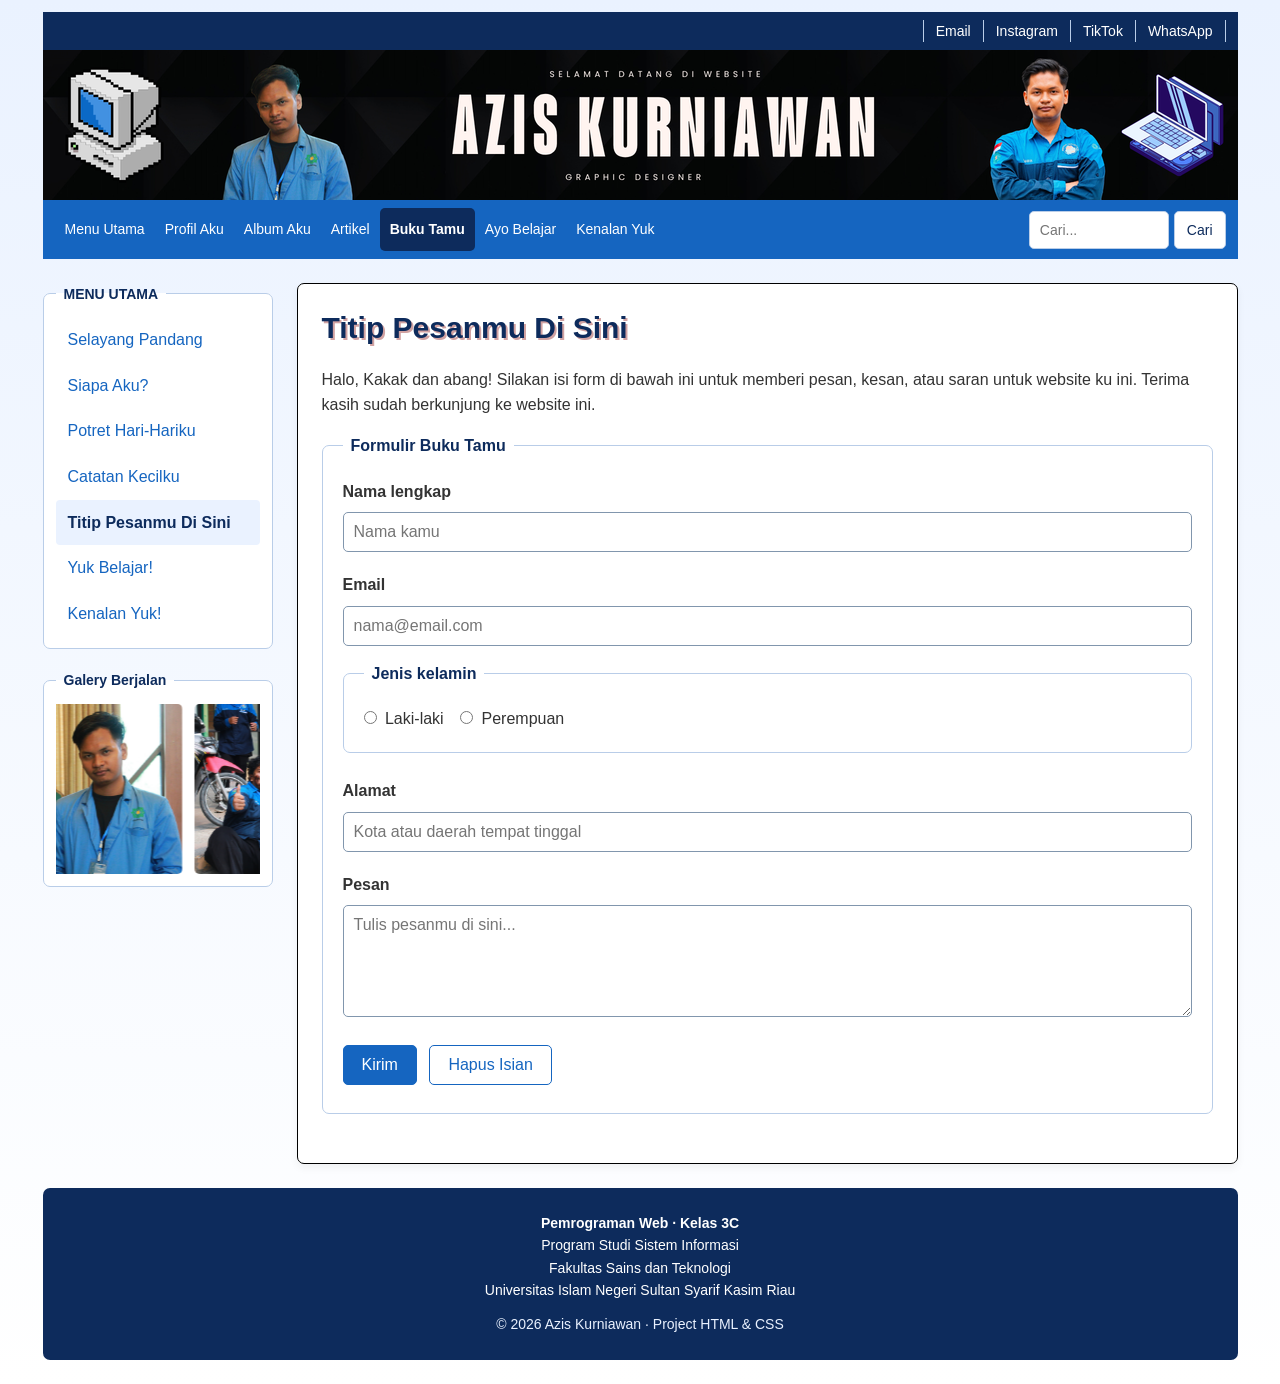
<file: guestbook.html>
<!DOCTYPE html>
<html lang="en">
<head>
    <meta charset="UTF-8">
    <meta name="viewport" content="width=device-width, initial-scale=1.0">
    <title>Titip Pesanmu Di Sini - Azis Kurniawan</title>
    <link rel="stylesheet" href="style.css">
</head>
<body>
    <!-- Top Menu -->
    <div class="top-menu">
        <ul>
            <li><a href="mailto:azisyts11@gmail.com">Email</a></li>
            <li><a href="https://www.instagram.com/aziskzy_">Instagram</a></li>
            <li><a href="https://www.tiktok.com/@aziskzy">TikTok</a></li>
            <li><a href="https://wa.me/6285265282917">WhatsApp</a></li>
        </ul>
    </div>

    <!-- Header -->
    <div class="header"></div>

    <!-- Navbar -->
    <div class="nav-bar">
        <div class="nav-menu">
                <a href="index.html">Menu Utama</a>
                <a href="profile.html">Profil Aku</a>
                <a href="galery.html">Album Aku</a>
                <a href="article.html">Artikel</a>
                <a href="guestbook.html" class="aktif">Buku Tamu</a>
                <a href="tutorial.html">Ayo Belajar</a>
                <a href="aboutme.html">Kenalan Yuk</a>
        </div>
        <form action="#" class="search-box">
            <input type="search" placeholder="Cari..." name="cari">
            <button type="submit">Cari</button>
        </form>
    </div>

    <!-- Isi konten -->
    <div class="isi-konten">
        <div class="kiri">
            <!-- Menu kiri -->
            <fieldset>
                <legend>MENU UTAMA</legend>
                <a href="index.html">Selayang Pandang</a>
                <a href="profile.html">Siapa Aku?</a>
                <a href="galery.html">Potret Hari-Hariku</a>
                <a href="article.html">Catatan Kecilku</a>
                <a href="guestbook.html" class="aktif">Titip Pesanmu Di Sini</a>
                <a href="tutorial.html">Yuk Belajar!</a>
                <a href="aboutme.html">Kenalan Yuk!</a>
            </fieldset>
            <fieldset>
                <legend>Galery Berjalan</legend>
                <marquee behavior="alternate" direction="left" scrollamount="3">
                    <img src="gambar/foto1.png" alt="Foto pribadi Azis">
                    <img src="gambar/foto2.png" alt="Foto saat Fortasi">
                    <img src="gambar/foto3.png" alt="Foto saat di IC">
                    <img src="gambar/foto4.png" alt="Foto saat bekerja">
                    <img src="gambar/foto5.png" alt="Foto bersama anggota Medkom">
                    <img src="gambar/foto6.png" alt="Foto Azis">
                </marquee>
            </fieldset>
            <!-- Akhir menu kiri -->
        </div>

        <div class="kanan">
            <!-- Menu kanan -->
            <div class="boxkanan">
                <h1>
                 Titip Pesanmu Di Sini
                </h1>
                <p>
                 Halo, Kakak dan abang! Silakan isi form di bawah ini untuk memberi pesan, kesan, atau saran untuk website ku ini. Terima kasih sudah berkunjung ke website ini.
                </p>
                <form action="#" class="buku-tamu">
                 <fieldset>
                  <legend>
                   Formulir Buku Tamu
                  </legend>
                  <label for="nama">
                   Nama lengkap
                  </label>
                  <input id="nama" name="nama" placeholder="Nama kamu" required="" type="text"/>
                  <label for="email">
                   Email
                  </label>
                  <input id="email" name="email" placeholder="nama@email.com" required="" type="email"/>
                  <fieldset class="pilihan">
                   <legend>
                    Jenis kelamin
                   </legend>
                   <label>
                    <input name="jeniskelamin" type="radio" value="laki-laki"/>
                    Laki-laki
                   </label>
                   <label>
                    <input name="jeniskelamin" type="radio" value="perempuan"/>
                    Perempuan
                   </label>
                  </fieldset>
                  <label for="alamat">
                   Alamat
                  </label>
                  <input id="alamat" name="alamat" placeholder="Kota atau daerah tempat tinggal" type="text"/>
                  <label for="pesan">
                   Pesan
                  </label>
                  <textarea id="pesan" name="pesan" placeholder="Tulis pesanmu di sini..." required="" rows="5"></textarea>
                  <button class="tombol" type="submit">
                   Kirim
                  </button>
                  <button class="tombol kedua" type="reset">
                   Hapus Isian
                  </button>
                 </fieldset>
                </form>
            </div>
            <!-- Akhir menu kanan -->
        </div>
    </div>

    <!-- Footer -->
    <div class="footer">
        <p><b>Pemrograman Web · Kelas 3C</b></p>
        <p>Program Studi Sistem Informasi</p>
        <p>Fakultas Sains dan Teknologi</p>
        <p>Universitas Islam Negeri Sultan Syarif Kasim Riau</p>
        <p class="copyright">&copy; 2026 Azis Kurniawan · Project HTML &amp; CSS</p>
    </div>
</body>
</html>
</file>
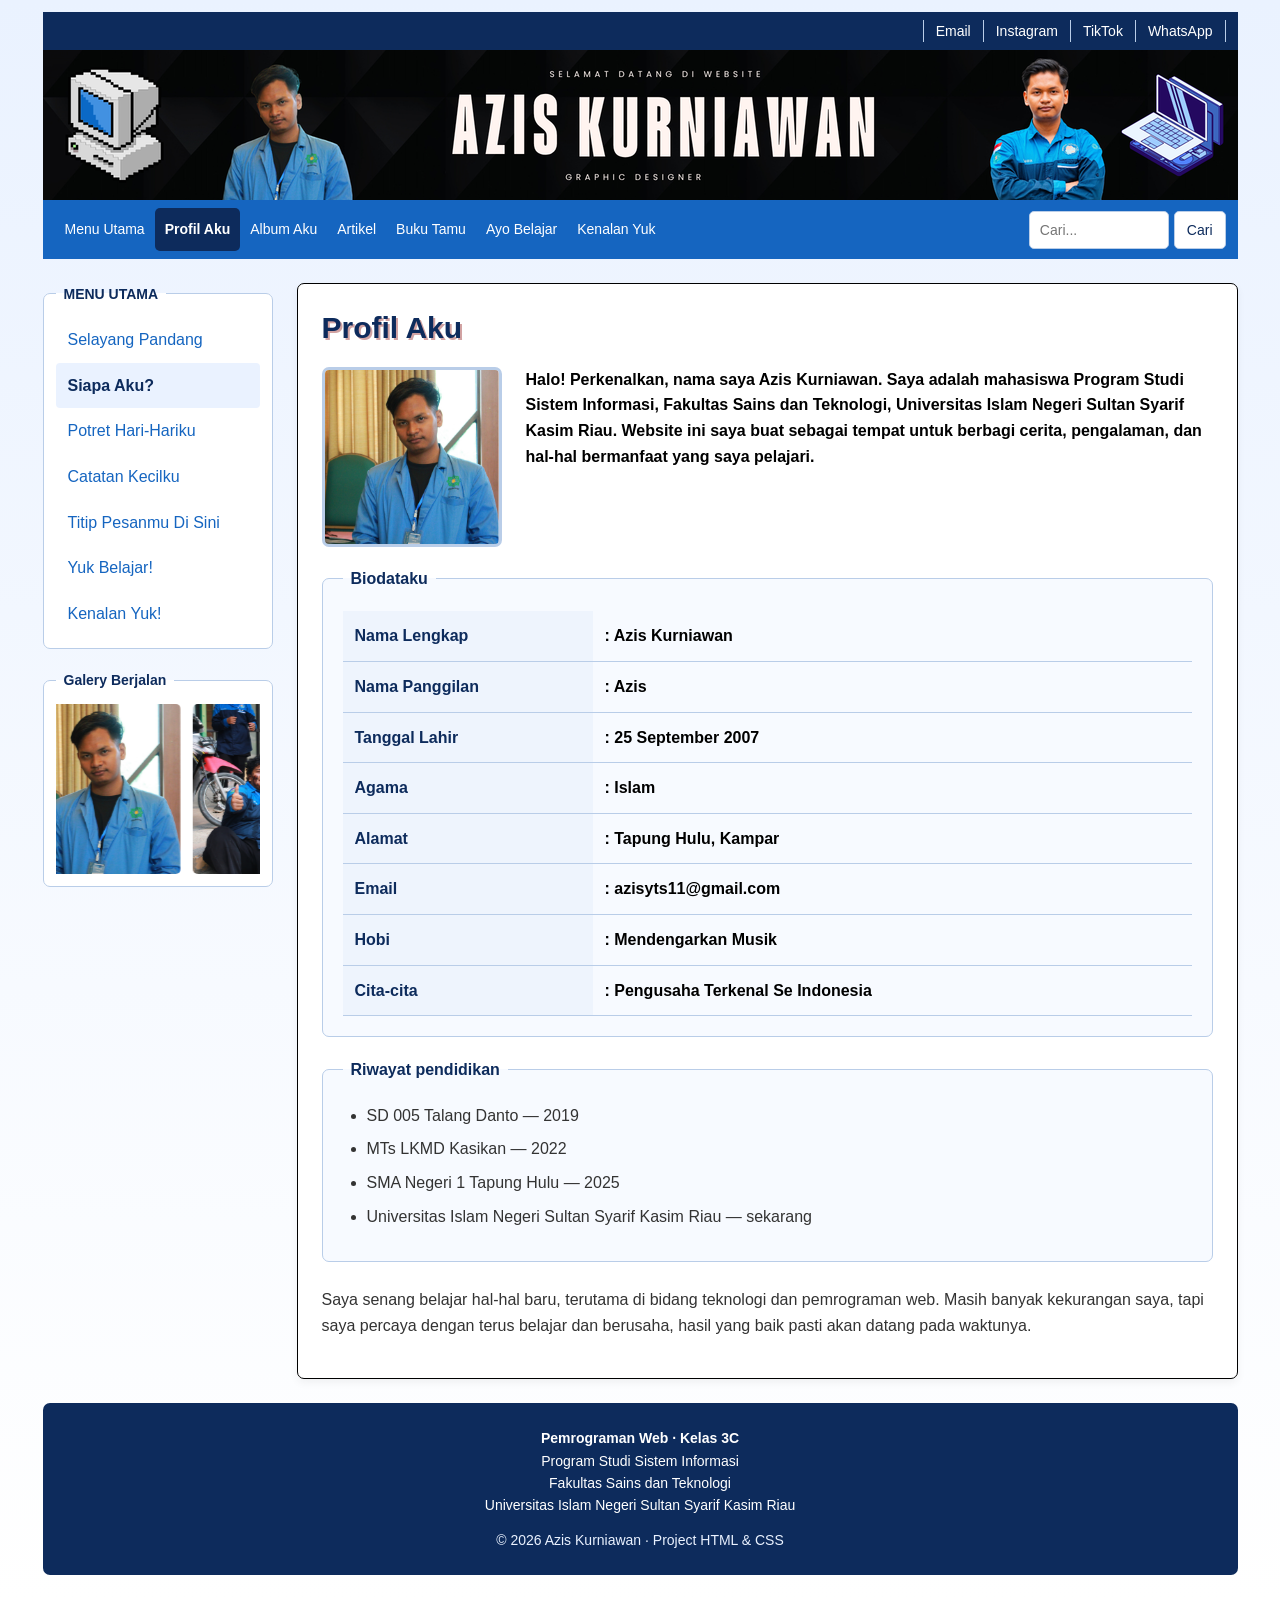
<file: profile.html>
<!DOCTYPE html>
<html lang="en">
<head>
    <meta charset="UTF-8">
    <meta name="viewport" content="width=device-width, initial-scale=1.0">
    <title>Profil Aku - Azis Kurniawan</title>
    <link rel="stylesheet" href="style.css">
</head>
<body>
    <!-- Top menu -->
    <div class="top-menu">
        <ul>
            <li><a href="mailto:azisyts11@gmail.com">Email</a></li>
            <li><a href="https://www.instagram.com/aziskzy_">Instagram</a></li>
            <li><a href="https://www.tiktok.com/@aziskzy">TikTok</a></li>
            <li><a href="https://wa.me/6285265282917">WhatsApp</a></li>
        </ul>
    </div>

    <!-- Header -->
    <div class="header"></div>

    <!-- Navbar -->
    <div class="nav-bar">
        <div class="nav-menu">
                <a href="index.html">Menu Utama</a>
                <a href="profile.html" class="aktif">Profil Aku</a>
                <a href="galery.html">Album Aku</a>
                <a href="article.html">Artikel</a>
                <a href="guestbook.html">Buku Tamu</a>
                <a href="tutorial.html">Ayo Belajar</a>
                <a href="aboutme.html">Kenalan Yuk</a>
        </div>
        <form action="#" class="search-box">
            <input type="search" placeholder="Cari..." name="cari">
            <button type="submit">Cari</button>
        </form>
    </div>

    <!-- Isi konten -->
    <div class="isi-konten">
        <div class="kiri">
            <!-- Menu kiri -->
            <fieldset>
                <legend>MENU UTAMA</legend>
                <a href="index.html">Selayang Pandang</a>
                <a href="profile.html" class="aktif">Siapa Aku?</a>
                <a href="galery.html">Potret Hari-Hariku</a>
                <a href="article.html">Catatan Kecilku</a>
                <a href="guestbook.html">Titip Pesanmu Di Sini</a>
                <a href="tutorial.html">Yuk Belajar!</a>
                <a href="aboutme.html">Kenalan Yuk!</a>
            </fieldset>
            <fieldset>
                <legend>Galery Berjalan</legend>
                <marquee behavior="alternate" direction="left" scrollamount="3">
                    <img src="gambar/foto1.png" alt="Foto pribadi Azis">
                    <img src="gambar/foto2.png" alt="Foto saat Fortasi">
                    <img src="gambar/foto3.png" alt="Foto saat di IC">
                    <img src="gambar/foto4.png" alt="Foto saat bekerja">
                    <img src="gambar/foto5.png" alt="Foto bersama anggota Medkom">
                    <img src="gambar/foto6.png" alt="Foto Azis">
                </marquee>
            </fieldset>
            <!-- Akhir menu kiri -->
        </div>

        <div class="kanan">
            <!-- Menu kanan -->
            <div class="boxkanan">
                <h1>
                 Profil Aku
                </h1>
                <div class="perkenalan">
                 <img alt="Foto Azis Kurniawan" class="foto-profil" src="gambar/foto1.png"/>
                 <div class="teks-perkenalan">
                  <p>
                   Halo! Perkenalkan, nama saya Azis Kurniawan. Saya adalah mahasiswa Program Studi Sistem Informasi, Fakultas Sains dan Teknologi, Universitas Islam Negeri Sultan Syarif Kasim Riau. Website ini saya buat sebagai tempat untuk berbagi cerita, pengalaman, dan hal-hal bermanfaat yang saya pelajari.
                  </p>
                 </div>
                </div>
                <fieldset>
                 <legend>
                  Biodataku
                 </legend>
                 <table class="biodata">
                  <tr>
                   <td class="judul-biodata">
                    Nama Lengkap
                   </td>
                   <td>
                    : Azis Kurniawan
                   </td>
                  </tr>
                  <tr>
                   <td class="judul-biodata">
                    Nama Panggilan
                   </td>
                   <td>
                    : Azis
                   </td>
                  </tr>
                  <tr>
                   <td class="judul-biodata">
                    Tanggal Lahir
                   </td>
                   <td>
                    : 25 September 2007
                   </td>
                  </tr>
                  <tr>
                   <td class="judul-biodata">
                    Agama
                   </td>
                   <td>
                    : Islam
                   </td>
                  </tr>
                  <tr>
                   <td class="judul-biodata">
                    Alamat
                   </td>
                   <td>
                    : Tapung Hulu, Kampar
                   </td>
                  </tr>
                  <tr>
                   <td class="judul-biodata">
                    Email
                   </td>
                   <td>
                    : azisyts11@gmail.com
                   </td>
                  </tr>
                  <tr>
                   <td class="judul-biodata">
                    Hobi
                   </td>
                   <td>
                    : Mendengarkan Musik
                   </td>
                  </tr>
                  <tr>
                   <td class="judul-biodata">
                    Cita-cita
                   </td>
                   <td>
                    : Pengusaha Terkenal Se Indonesia
                   </td>
                  </tr>
                 </table>
                </fieldset>
                <fieldset>
                 <legend>
                  Riwayat pendidikan
                 </legend>
                 <ul>
                  <li>
                   SD 005 Talang Danto — 2019
                  </li>
                  <li>
                   MTs LKMD Kasikan — 2022
                  </li>
                  <li>
                   SMA Negeri 1 Tapung Hulu — 2025
                  </li>
                  <li>
                   Universitas Islam Negeri Sultan Syarif Kasim Riau — sekarang
                  </li>
                 </ul>
                </fieldset>
                <p>
                 Saya senang belajar hal-hal baru, terutama di bidang teknologi dan pemrograman web. Masih banyak kekurangan saya, tapi saya percaya dengan terus belajar dan berusaha, hasil yang baik pasti akan datang pada waktunya.
                </p>
            </div>
            <!-- Akhir menu kanan -->
        </div>
    </div>

    <!-- Footer -->
    <div class="footer">
        <p><b>Pemrograman Web · Kelas 3C</b></p>
        <p>Program Studi Sistem Informasi</p>
        <p>Fakultas Sains dan Teknologi</p>
        <p>Universitas Islam Negeri Sultan Syarif Kasim Riau</p>
        <p class="copyright">&copy; 2026 Azis Kurniawan · Project HTML &amp; CSS</p>
    </div>
</body>
</html>
</file>
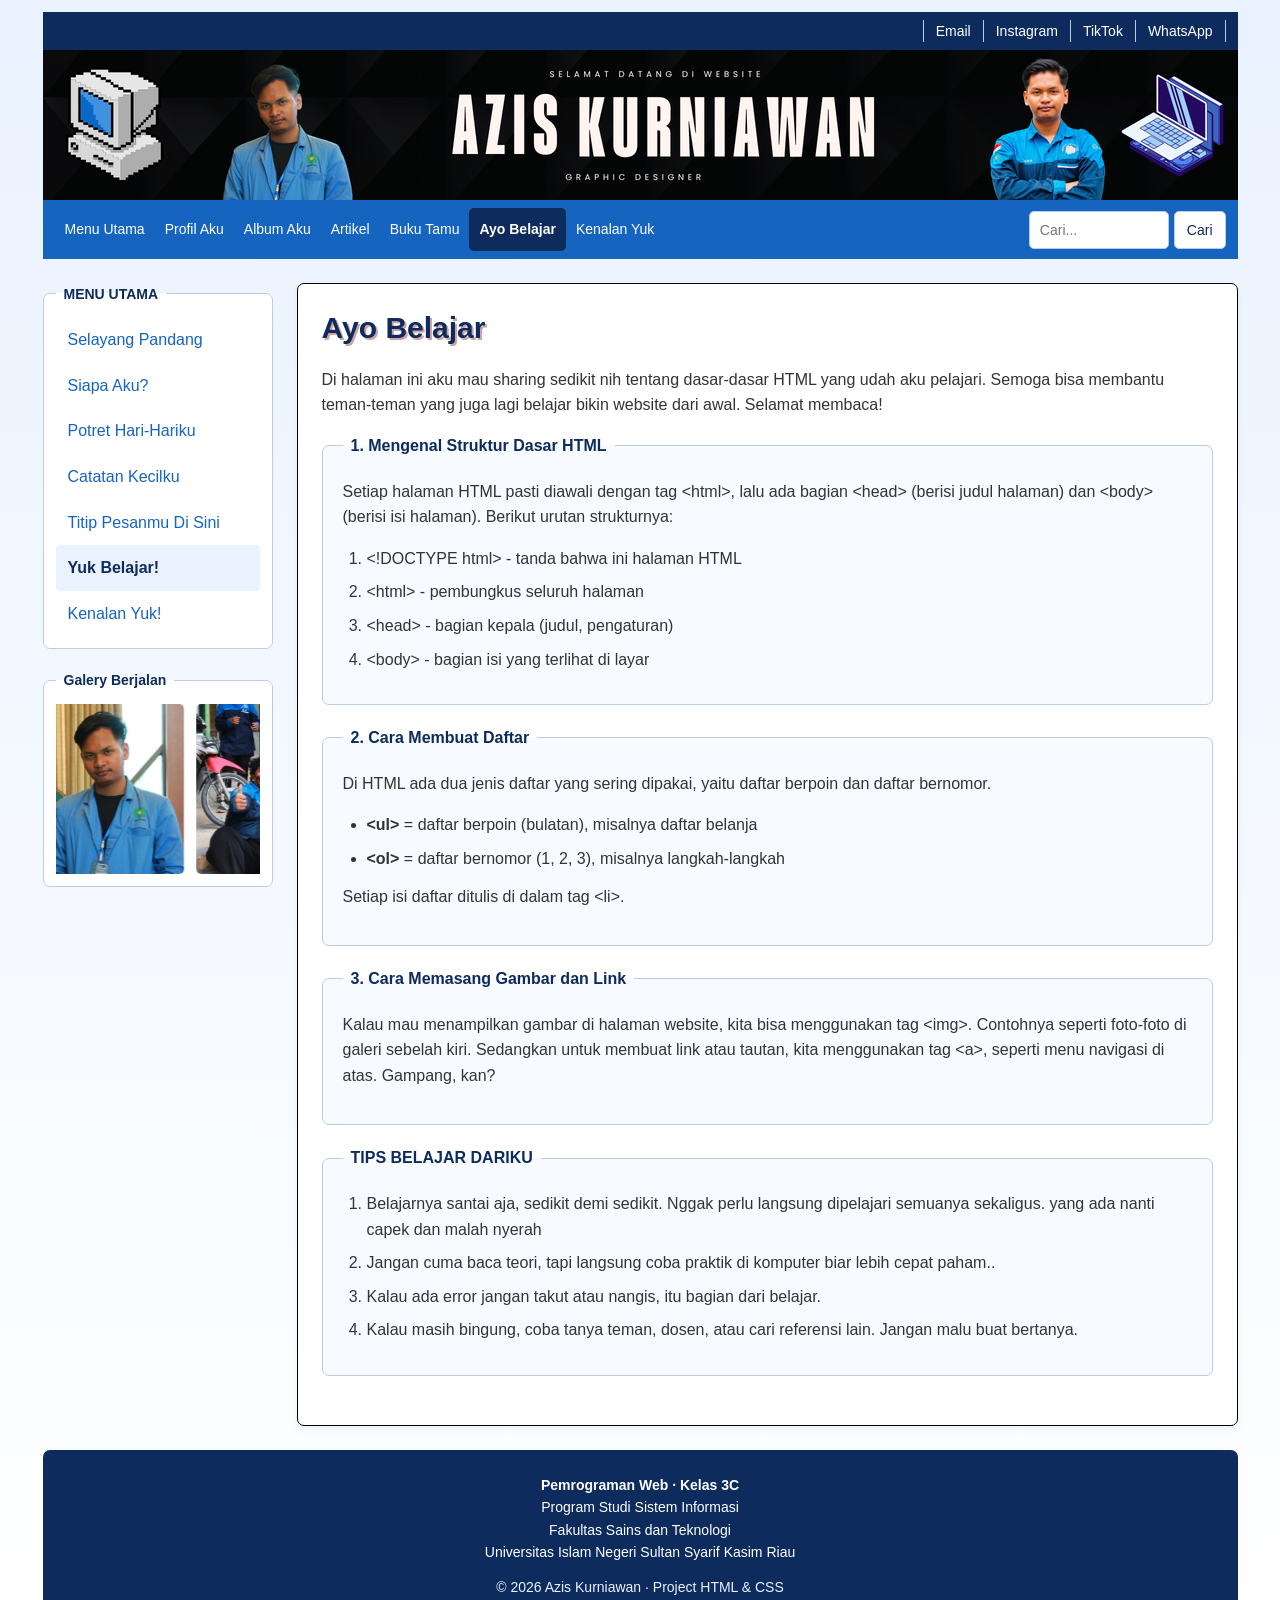
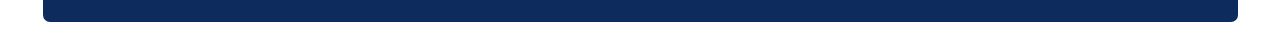
<file: tutorial.html>
<!DOCTYPE html>
<html lang="en">
<head>
    <meta charset="UTF-8">
    <meta name="viewport" content="width=device-width, initial-scale=1.0">
    <title>Ayo Belajar - Azis Kurniawan</title>
    <link rel="stylesheet" href="style.css">
</head>
<body>
    <!-- Top Menu -->
    <div class="top-menu">
        <ul>
            <li><a href="mailto:azisyts11@gmail.com">Email</a></li>
            <li><a href="https://www.instagram.com/aziskzy_">Instagram</a></li>
            <li><a href="https://www.tiktok.com/@aziskzy">TikTok</a></li>
            <li><a href="https://wa.me/6285265282917">WhatsApp</a></li>
        </ul>
    </div>

    <!-- Header -->
    <div class="header"></div>

    <!-- Navbar -->
    <div class="nav-bar">
        <div class="nav-menu">
                <a href="index.html">Menu Utama</a>
                <a href="profile.html">Profil Aku</a>
                <a href="galery.html">Album Aku</a>
                <a href="article.html">Artikel</a>
                <a href="guestbook.html">Buku Tamu</a>
                <a href="tutorial.html" class="aktif">Ayo Belajar</a>
                <a href="aboutme.html">Kenalan Yuk</a>
        </div>
        <form action="#" class="search-box">
            <input type="search" placeholder="Cari..." name="cari">
            <button type="submit">Cari</button>
        </form>
    </div>

    <!-- Isi konten -->
    <div class="isi-konten">
        <div class="kiri">
            <!-- Menu kiri -->
            <fieldset>
                <legend>MENU UTAMA</legend>
                <a href="index.html">Selayang Pandang</a>
                <a href="profile.html">Siapa Aku?</a>
                <a href="galery.html">Potret Hari-Hariku</a>
                <a href="article.html">Catatan Kecilku</a>
                <a href="guestbook.html">Titip Pesanmu Di Sini</a>
                <a href="tutorial.html" class="aktif">Yuk Belajar!</a>
                <a href="aboutme.html">Kenalan Yuk!</a>
            </fieldset>
            <fieldset>
                <legend>Galery Berjalan</legend>
                <marquee behavior="alternate" direction="left" scrollamount="3">
                    <img src="gambar/foto1.png" alt="Foto pribadi Azis">
                    <img src="gambar/foto2.png" alt="Foto saat Fortasi">
                    <img src="gambar/foto3.png" alt="Foto saat di IC">
                    <img src="gambar/foto4.png" alt="Foto saat bekerja">
                    <img src="gambar/foto5.png" alt="Foto bersama anggota Medkom">
                    <img src="gambar/foto6.png" alt="Foto Azis">
                </marquee>
            </fieldset>
            <!-- Akhir menu kiri -->
        </div>

        <div class="kanan">
            <!-- Menu kanan -->
            <div class="boxkanan">
                <h1>
                 Ayo Belajar
                </h1>
                <p>
                 Di halaman ini aku mau sharing sedikit nih tentang dasar-dasar HTML yang udah aku pelajari. Semoga bisa membantu teman-teman yang juga lagi belajar bikin website dari awal. Selamat membaca!
                </p>
                <fieldset class="materi">
                 <legend>
                  <b>
                   1. Mengenal Struktur Dasar HTML
                  </b>
                 </legend>
                 <p>
                  Setiap halaman HTML pasti diawali dengan tag &lt;html&gt;, lalu ada bagian
                                                    &lt;head&gt; (berisi judul halaman) dan &lt;body&gt; (berisi isi halaman).
                                                    Berikut urutan strukturnya:
                 </p>
                 <ol>
                  <li>
                   &lt;!DOCTYPE html&gt; - tanda bahwa ini halaman HTML
                  </li>
                  <li>
                   &lt;html&gt; - pembungkus seluruh halaman
                  </li>
                  <li>
                   &lt;head&gt; - bagian kepala (judul, pengaturan)
                  </li>
                  <li>
                   &lt;body&gt; - bagian isi yang terlihat di layar
                  </li>
                 </ol>
                </fieldset>
                <fieldset class="materi">
                 <legend>
                  <b>
                   2. Cara Membuat Daftar
                  </b>
                 </legend>
                 <p>
                  Di HTML ada dua jenis daftar yang sering dipakai, yaitu daftar berpoin dan daftar bernomor.
                 </p>
                 <ul>
                  <li>
                   <b>
                    &lt;ul&gt;
                   </b>
                   = daftar berpoin (bulatan), misalnya daftar belanja
                  </li>
                  <li>
                   <b>
                    &lt;ol&gt;
                   </b>
                   = daftar bernomor (1, 2, 3), misalnya langkah-langkah
                  </li>
                 </ul>
                 <p>
                  Setiap isi daftar ditulis di dalam tag &lt;li&gt;.
                 </p>
                </fieldset>
                <fieldset class="materi">
                 <legend>
                  <b>
                   3. Cara Memasang Gambar dan Link
                  </b>
                 </legend>
                 <p>
                  Kalau mau menampilkan gambar di halaman website, kita bisa menggunakan tag &lt;img&gt;. Contohnya seperti
                                                    foto-foto di galeri sebelah kiri. Sedangkan untuk membuat link atau tautan, kita menggunakan tag &lt;a&gt;, seperti menu navigasi di atas. Gampang, kan?
                 </p>
                </fieldset>
                <fieldset class="materi">
                 <legend>
                  <b>
                   TIPS BELAJAR DARIKU
                  </b>
                 </legend>
                 <ol>
                  <li>
                   Belajarnya santai aja, sedikit demi sedikit. Nggak perlu langsung dipelajari semuanya sekaligus. 
                                                        yang ada nanti capek dan malah nyerah
                  </li>
                  <li>
                   Jangan cuma baca teori, tapi langsung coba praktik di komputer biar lebih cepat paham..
                  </li>
                  <li>
                   Kalau ada error jangan takut atau nangis, itu bagian dari belajar.
                  </li>
                  <li>
                   Kalau masih bingung, coba tanya teman, dosen, atau cari referensi lain. Jangan malu buat bertanya.
                  </li>
                 </ol>
                </fieldset>
            </div>
            <!-- Akhir menu kanan -->
        </div>
    </div>

    <!-- Footer -->
    <div class="footer">
        <p><b>Pemrograman Web · Kelas 3C</b></p>
        <p>Program Studi Sistem Informasi</p>
        <p>Fakultas Sains dan Teknologi</p>
        <p>Universitas Islam Negeri Sultan Syarif Kasim Riau</p>
        <p class="copyright">&copy; 2026 Azis Kurniawan · Project HTML &amp; CSS</p>
    </div>
</body>
</html>
</file>
<file: style.css>
*{
    margin: 0px;
    text-decoration: none;
    box-sizing: border-box;
}

body{
    background: linear-gradient(to bottom, #EAF2FF, #FFFFFF);
    color: #333333;
    font-family: Arial, Helvetica, sans-serif;
    font-size: 16px;
    line-height: 1.6;
}

a{
    color: #1565C0;
    
}

a:hover{
    text-decoration: underline;
   
    
}

/* Top Menu */
.top-menu{
    width: 1195px;
    margin: 12px auto 0px;
    background-color: #0D2B5C;
}

.top-menu ul{
    display: flex;
    justify-content: flex-end;
    align-items: center;
    padding: 8px 12px;
}

.top-menu ul li{
    list-style: none;
    padding: 0px 12px;
    border-left: 1px solid #B9CDE8;
    font-size: 14px;
}

.top-menu ul li:last-child{
    border-right: 1px solid #B9CDE8;
}

.top-menu ul li a{
    color: white;
}

.top-menu ul li a:hover{
    text-decoration: underline;
}

/* Header */
.header{
    width: 1195px;
    height: 150px;
    margin: auto;
    background-image: url(gambar/header.png);
}

/* Navbar */
.nav-bar{
    width: 1195px;
    margin: auto;
    padding: 8px 12px;
    background-color: #1565C0;
    display: flex;
    justify-content: space-between;
    align-items: center;
}

.nav-bar .nav-menu{
    display: flex;
    align-items: center;
}

.nav-bar .nav-menu a{
    display: block;
    padding: 10px;
    color: white;
    font-size: 14px;
    border-radius: 5px;
}

.nav-bar .nav-menu a.aktif{
    background-color: #0D2B5C;
    font-weight: bold;
}

.nav-bar .nav-menu a:hover{
    background-color: #E8590C;
    color: #111111;
    text-decoration: none;
    transform: translateY(-5px);
    box-shadow: 0px 10px 20px rgba(13, 43, 92, 0.2); 
}

/* Kotak pencarian */
.nav-bar form{
    display: flex;
    align-items: center;
}

.nav-bar form input{
    width: 140px;
    padding: 10px;
    margin-right: 5px;
    border: 1px solid #B9CDE8;
    border-radius: 5px;
    font-family: Arial, Helvetica, sans-serif;
    font-size: 14px;
}

.nav-bar form button{
    padding: 10px 12px;
    border: 1px solid #B9CDE8;
    border-radius: 5px;
    background-color: white;
    color: #0D2B5C;
    font-family: Arial, Helvetica, sans-serif;
    font-size: 14px;
    cursor: pointer;
}

/* Isi konten */
.isi-konten{
    width: 1195px;
    margin: 24px auto;
    display: flex;
    align-items: flex-start;
}

/* Menu kiri */
.isi-konten .kiri fieldset{
    width: 230px;
    padding: 12px;
    margin-bottom: 20px;
    border: 1px solid #B9CDE8;
    border-radius: 7px;
    background-color: white;
    
    
    
}

.isi-konten .kiri fieldset legend{
    padding: 0px 8px;
    color: #0D2B5C;
    font-size: 14px;
    font-weight: bold;
}

.isi-konten .kiri fieldset a{
    display: block;
    padding: 10px 12px;
    color: #1565C0;
    border-radius: 4px;
    
}

.isi-konten .kiri fieldset a.aktif{
    background-color: #EAF2FF;
    color: #0D2B5C;
    font-weight: bold;
}

.isi-konten .kiri fieldset a:hover{
    background-color: #EAF2FF;
    color: #0D2B5C;
    text-decoration: none;
    box-shadow: 0px 15px 20px rgba(13, 43, 92, 0.2); 
}

/* Galeri berjalan */
.isi-konten .kiri marquee{
    display: block;
    white-space: nowrap;
}

.isi-konten .kiri fieldset img{
    width: 170px;
    height: auto;
    margin-right: 8px;
    border-radius: 5px;
    vertical-align: middle;
}

/* Konten kanan */
.isi-konten .kanan{
    padding-left: 24px;
    
    
}

.boxkanan{
    padding: 24px;
    border: 1px solid #000000;
    
    border-radius: 7px;
    background-color: white;
    
    transition: 0.3s; 
    box-shadow: 0px 4px 8px rgba(0, 0, 0, 0.05);
    
    
   
}

.boxkanan:hover {
    transform: translateY(-5px);
    box-shadow: 0px 15px 20px rgba(13, 43, 92, 0.2); 
}
.boxkanan h1{
    color: #0D2B5C;
    font-size: 30px;
    line-height: 1.3;
    margin-bottom: 20px;
    text-shadow: 2px 2px rgba(141, 23, 23, 0.4);
}

.boxkanan h2{
    color: #0D2B5C;
    font-size: 22px;
    margin: 24px 0px 12px;
    
}

.boxkanan p{
    margin-bottom: 16px;
    
    
}

/* Kotak biodata, cerita, dan materi */
.boxkanan fieldset{
    padding: 20px;
    margin: 20px 0px;
    border: 1px solid #B9CDE8;
    border-radius: 7px;
    background-color: #F7FAFF;
   transform: translateY(-5px); /* Kotaknya naik ke atas 5 piksel */
    
}

.boxkanan fieldset legend{
    padding: 0px 8px;
    color: #0D2B5C;
    font-weight: bold;
}

.boxkanan fieldset ul{
    padding-left: 24px;
    margin-bottom: 12px;
}

.boxkanan fieldset ol{
    padding-left: 24px;
    margin-bottom: 12px;
}

.boxkanan fieldset li{
    margin-bottom: 8px;
}

/* Profil dan kenalan */
.perkenalan{
    display: flex;
    align-items: flex-start;
    margin-bottom: 24px;
}

.perkenalan .foto-profil{
    width: 180px;
    height: auto;
    margin-right: 24px;
    border: 3px solid #B9CDE8;
    border-radius: 7px;
}

.perkenalan .foto-profil:hover {
    transform: translateY(-5px);
    box-shadow: 0px 15px 20px rgba(13, 43, 92, 0.2); 
}
.perkenalan .teks-perkenalan{
    width: 685px;
    color: rgb(0, 0, 0);
    font-weight: bold;
}


/* Tabel biodata */
.biodata{
    width: 100%;
    border-collapse: collapse;
    color: black;
    font-weight: bold;
}

.biodata td{
    padding: 12px;
    border-bottom: 1px solid #B9CDE8;
    vertical-align: top;
    
}

.biodata .judul-biodata{
    width: 250px;
    background-color: #EEF4FD;
    color: #0D2B5C;
    
}

/* Album foto */
.galeri{
    display: flex;
    flex-wrap: wrap;
    justify-content: space-between;
    
}

.galeri .foto{
    width: 430px;
    padding: 10px;
    margin-bottom: 20px;
    border: 1px solid #B9CDE8;
    border-radius: 7px;
    
}

.galeri .foto:hover{
    transform: translateY(-5px);
    box-shadow: 0px 15px 20px rgba(0, 1, 1, 0.808); 
}
.galeri .foto img{
    display: block;
    width: 100%;
    height: auto;
    border-radius: 4px;
    
}

.galeri .foto img:hover{

    transform: translateY(-5px);
    box-shadow: 0px 15px 211    px rgba(13, 43, 92, 0.2); 
}

.galeri .foto p{
    padding-top: 12px;
    margin-bottom: 0px;
    color: #0D2B5C;
    font-size: 14px;
    font-weight: bold;
    
}

/* Artikel */
.artikel{
    padding-bottom: 8px;
    margin-bottom: 24px;
    border-bottom: 1px solid #B9CDE8;
}

.artikel .info-artikel{
    color: #526579;
    font-size: 14px;
}

/* Buku tamu */
.boxkanan .buku-tamu fieldset{
    padding: 20px;
    background-color: white;
}

.buku-tamu label{
    display: block;
    margin-bottom: 8px;
    font-weight: bold;
}

.buku-tamu input{
    width: 100%;
    padding: 10px;
    margin-bottom: 20px;
    border: 1px solid #8196AD;
    border-radius: 5px;
    font-family: Arial, Helvetica, sans-serif;
    font-size: 16px;
}

.buku-tamu textarea{
    width: 100%;
    padding: 10px;
    margin-bottom: 20px;
    border: 1px solid #8196AD;
    border-radius: 5px;
    font-family: Arial, Helvetica, sans-serif;
    font-size: 16px;
}

.boxkanan .buku-tamu .pilihan{
    margin: 0px 0px 20px;
}

.buku-tamu .pilihan label{
    display: inline-block;
    margin: 0px 12px 0px 0px;
    font-weight: normal;
}

.buku-tamu .pilihan input{
    width: auto;
    margin: 0px 4px 0px 0px;
}

.buku-tamu .tombol{
    padding: 10px 18px;
    margin: 0px 8px 8px 0px;
    border: 1px solid #1565C0;
    border-radius: 5px;
    background-color: #1565C0;
    color: white;
    font-family: Arial, Helvetica, sans-serif;
    font-size: 16px;
    cursor: pointer;
    
}


.buku-tamu .tombol.kedua{
    background-color: white;
    color: #1565C0;
}

.buku-tamu .tombol:hover{
    background-color: #E8590C;
    color: #111111;
}

.buku-tamu .tombol.kedua:hover{
    background-color: #EAF2FF;
    color: #0D2B5C;
}

/* Kontak di halaman Kenalan Yuk */
.boxkanan fieldset .kontak{
    list-style: none;
    padding: 0px;
    margin-bottom: 0px;
    
}

.kontak li{
    padding: 16px 0px;
    border-bottom: 1px solid #B9CDE8;
    
}

.kontak b{
    display: block;
    color: #0D2B5C;
}

.kontak a{
    display: inline-block;
    padding: 8px 0px;
}

/* Footer */
.footer{
    width: 1195px;
    margin: 24px auto;
    padding: 24px;
    background-color: #0D2B5C;
    color: white;
    text-align: center;
    font-size: 14px;
    border-radius: 7px;
    
}

.footer:hover{
    transform: translateY(-5px);
    box-shadow: 0px 15px 20px rgba(13, 43, 92, 0.2); 
}
.footer .copyright{
    margin-top: 12px;
    color: #EAF2FF;
}
</file>
